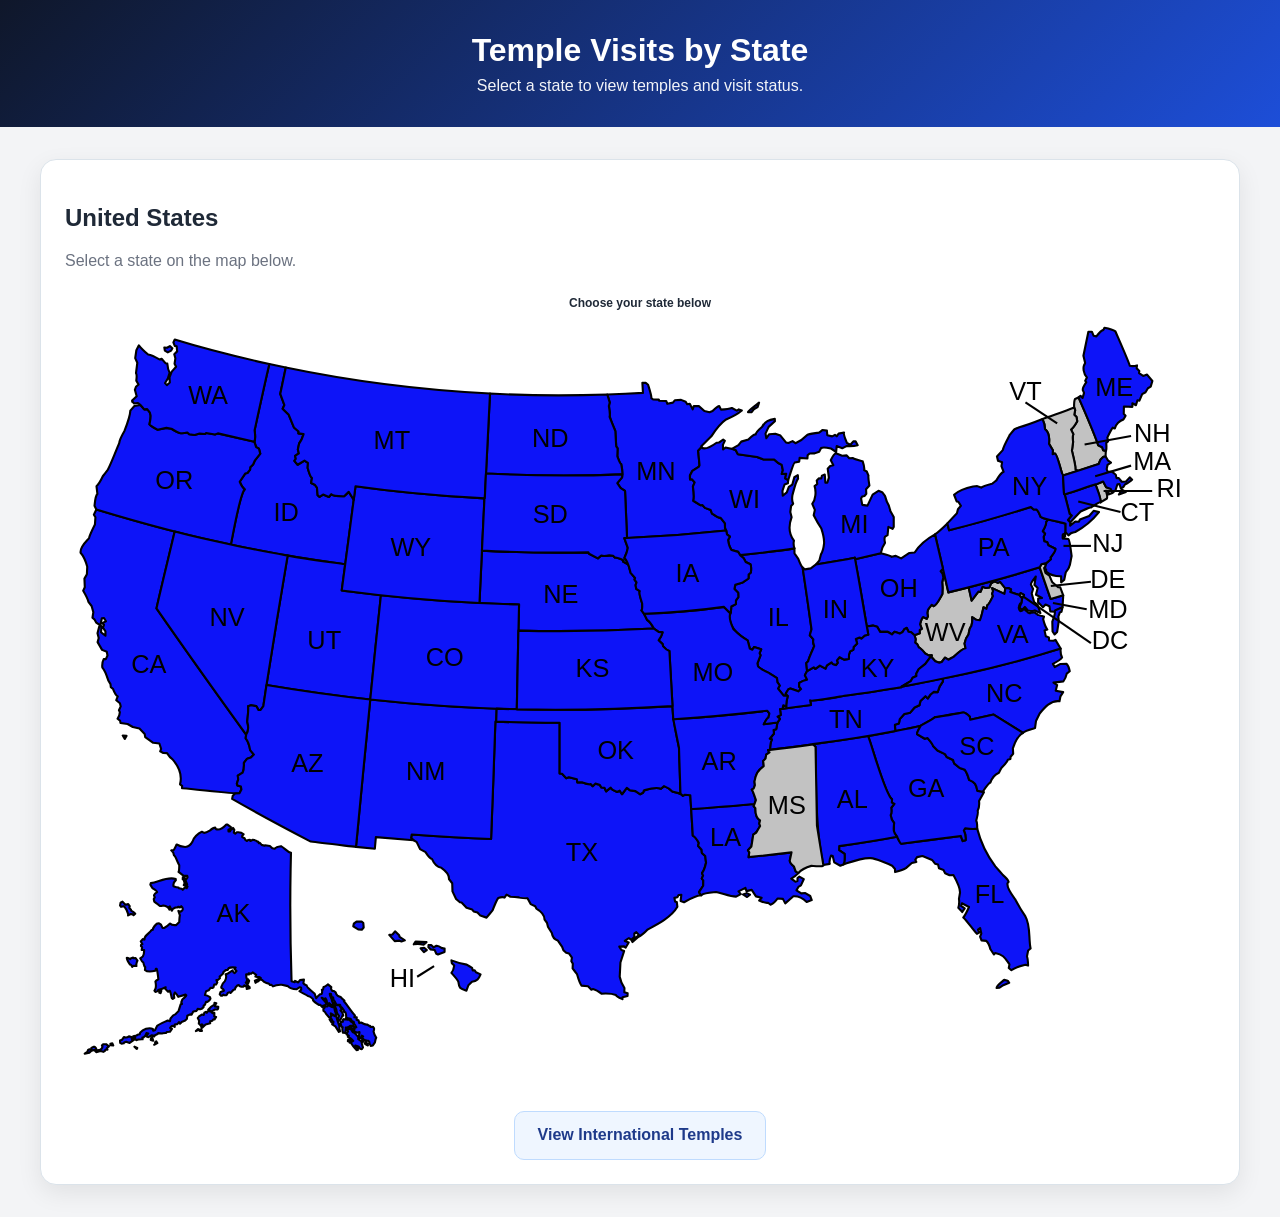
<file: index.html>
<!DOCTYPE html>
<html lang="en">

<head>
    <meta charset="UTF-8" />
    <meta name="viewport" content="width=device-width, initial-scale=1.0" />
    <title>Temple Visits by State</title>
    <link rel="stylesheet" href="styles.css" />
</head>

<body>
    <header class="site-header">
        <h1>Temple Visits by State</h1>
        <p>Select a state to view temples and visit status.</p>
    </header>

    <main class="container">
        <section class="map-section">
            <h2>United States</h2>
            <p class="map-note">
                Select a state on the map below.
            </p>

            <div class="map-wrapper">
                <div id="cmm-usa" class="cmm-usa">
                    <div class="cmm-usa-title"></div>

                    <svg class="cmm-usa-svg" version="1.1" xmlns="http://www.w3.org/2000/svg"
                        xmlns:xlink="http://www.w3.org/1999/xlink" x="0px" y="0px" viewBox="0 0 535 350"
                        preserveAspectRatio="xMidYMid meet">
                        <defs>
                            <filter class="cmm-usa-blur-filter">
                                <feOffset result="shadowState" in="SourceAlpha" dx="1" dy="1"></feOffset>
                                <feGaussianBlur result="blurredState" in="shadowState" stdDeviation="3">
                                </feGaussianBlur>
                            </filter>
                        </defs>

                        <g class="cmm-usa-states">
                            <title>USA Map</title>
                            <desc>An image of the United States, with clickable states.</desc><a
                                class="cmm-usa-state-tx">
                                <title></title>
                                <desc></desc>
                                <path
                                    d="M199.4251251,189.2160797c7.2743378,0.2913666,22.6705017,0.5180817,30.0319824,0.548233v23.984436 l1.1477966,0.1199341l1.9873505,2.1243134l1.2848663-0.4968262l3.7175598,0.942276l0.2227325,1.5418396h2.4498138 c0.832489,0.2917633,2.9932404,1.2310181,3.8717957,0.7366638l0.9593811,1.0450592l1.233429-1.1992493l2.021637,0.4968414 l0.9079285,1.353363l1.4219666,0.1199341l0.7537994,1.7131805l2.1928101-1.781723 c0.411377,1.0396729,2.0942993,1.6600189,3.0151978,2.038681l1.2164001-0.5995636l1.1134949,1.6788788l2.2785339-2.9809113 l1.3876648,1.0621643l2.723999,0.4625397l2.2784424,1.4733582l1.4048157-0.839447l0.2741699-0.9765167 c2.2579956-0.6747284,5.8496399-1.9001617,8.1204224-0.7709503l1.4561768-1.2677307 c1.1098633,0.4246368,3.0715942,1.5834045,3.8203125,2.5185547c1.1283264,0.3187256,4.4321289,0.8593292,5.0197144,2.0898895 l0.9935608-0.4968414l2.5869141,0.1884766c0.2617798,4.1310425,0.9211731,14.8753967,1.1820984,19.1361237 c1.0354309,0.4924011,2.3343811,2.5057373,2.8609619,3.4777374l-0.3939819,1.3020325l1.6788635,1.8845062l0.1542358,1.5418396 l1.5760803,1.4219208l0.394104,3.2036285c-0.2792969,1.2515259-1.0801392,3.8928833-1.9187317,4.8825378l0.513916,1.23349 l-0.6338501,1.3876648l0.7194824,0.8223572l-0.0342712,2.5526123l-2.0043945,3.0323486l1.0108032,1.5075378 c-2.0828857,0.1380615-6.2738647,2.2582397-8.0690613,3.2893372l-1.627533-0.6167297l0.3426514-2.8781738l-1.3020325,0.0856934 l-0.5653687,1.0793152l-1.421875,0.2398071l0.3425598,1.7988281l0.7880859,0.137085l0.2912292,2.3127747 c-2.8308411,4.9264221-9.2406616,8.2242126-14.0994568,10.758728c-0.9596252,1.0215759-3.1555481,2.9177856-4.4371948,3.4946594 c0.0000916,0.0001831-2.7238159,2.4500732-2.7238159,2.4500732l-0.3939819-0.7538147l3.4605408-2.5869141l-1.2677307-1.3362732 l-0.9250793,0.5482483v1.7303162l-1.4562683,1.2848816l-1.1477966-0.719574l-1.9187317,1.2677307l1.8502502,0.7367249 l-1.4734192,2.4840698l-0.7194824-0.6167297l-2.2614136,0.1027832l0.9936523,1.5932617l1.2848816,0.513916l-1.7303162,5.4307861 l-0.3426514,6.7327576c0.2453308,1.4515686,1.4425659,4.0793762,2.2442627,5.3108521l-0.0684814,2.0386963l1.5760803,0.4796753 l-0.0513306,1.23349l-2.3470459,0.6338501l-0.0343018,0.9251404c-0.7138367-0.3313904-2.7796631-1.1704407-3.117981-1.9530334 c-1.5922394-0.6454468-5.1495514-0.7624512-6.8527069-0.6510315c-0.8998413-0.6984558-2.8785553-1.9324341-3.9917297-2.1928406 l-0.7708435,0.2741089l-1.5932312-1.6104126l-3.1008453-0.3083496c-0.8218384-0.9920044-1.7719421-4.2077026-2.1243134-5.4479675 c-0.0001068,0.0000916-2.0729828-2.6724548-2.0729828-2.6724548l0.1027832-2.2956543l-0.7024536-1.0964355l0.2741699-1.6960449 l-1.4048157-2.004425l-1.3020325-0.2912292l-1.3362274-1.2334595l-0.5825195-1.6275635l-2.1071777-2.9980469 c-1.8202209-0.5857544-2.501297-1.7095947-2.7751617-3.5292664c-0.0001678,0.0001526-1.7990875-2.84375-1.7990875-2.84375 l-0.5139313-2.0215149l-1.1306458-1.4562073c0.0334473-2.6547852-1.8124084-4.0428162-3.8889313-5.2594604l-0.5310822-1.1135559 l-2.175766-0.9936218l-1.4732971-2.7582397c-0.6101227-0.052002-3.6165771,0.0467834-4.0602264-0.4283447 c0,0.000061-4.0259094-0.2911377-4.0259094-0.2911377l-1.8331146-0.976532l-0.9765167,1.3705139 c-0.796875-0.3670349-2.1825562-0.0852356-2.9637604,0.1884766c-0.8404083,1.0798645-2.1936646,4.5889587-2.689621,5.8934021 c-0.0000763-0.0000916-2.8439941,3.4091187-2.8439941,3.4091187l-2.9466095-0.9593811l-1.3534851-1.4562073l-1.8159485-0.513916 l-0.7023621-0.9079895l-2.6725464-0.8223267l-2.3470459-2.5012207l-0.7880859-0.1027832l-1.7988129-1.5761414l-1.7131805-3.5976868 l-0.1199341-3.8374939l-1.5589447-2.004425c0.2449188-2.2520752-1.9241486-4.1636963-3.5636139-5.3278503 c-1.9550476-0.3887939-3.6685181-2.3450012-4.4198303-4.1117096c-1.1704712-0.2596588-2.4863892-2.3832245-3.0835876-3.2894897 c-0.0001068,0.0001678-2.6041565-1.4388885-2.6041565-1.4388885l-1.6445923-3.4092102 c-0.7982635-0.2843933-2.0862732-1.1605377-2.5868988-1.8502502l0.2911987-1.6446381 c11.1124268,0.8361511,26.4696655,1.7632599,37.5699005,2.1243286c0.4809875-14.7243958,1.6562042-40.602478,2.038681-55.5753632 L199.4251251,189.2160797z" />
                                <text text-anchor="middle" x="240" y="255">TX</text>
                            </a><a class="cmm-usa-state-wv">
                                <title></title>
                                <desc></desc>
                                <path
                                    d="M410.9507446,116.8687897l2.5526123,11.1527252l9.5938416-2.3812866l1.4047241,6.2702179l3.2207642-4.265831 l0.9936829,0.1713257l0.9765015-2.4669724l1.5247498,0.5824661l1.7645264-0.2398148l0.651001-1.7988663l1.5247498-1.1135483 l1.7988281,0.7195587l1.0621643-0.4796906l2.4498291,3.1350861l-0.4283142,2.5697632l-5.7905273-2.7239456l0.4112549,1.3362732 l-0.4454346,1.3705215l0.4111328,1.0450592c-0.4245605,0.7720184-1.8039551,4.0546722-2.7068481,4.368576l-0.3768311,1.6789246 l-1.4219666-0.7366486c-0.2796631,1.2223969-1.0737915,5.0355377-1.6960449,6.0817413l-1.6789856-0.1541748l-1.9872131-1.23349 c0.1664429,1.0994263-0.074707,3.2091217-0.4113464,4.2657928c-0.8144531,0.6549683-1.1568909,2.9315491-1.2845459,3.8890839 c-0.800293,0.9168701-1.6504822,3.1199493-1.9015503,4.3000031c-0.0001831-0.0001221,0.4623108,2.2441406,0.4623108,2.2441406 c-1.525238,0.1923828-4.5770264,3.0894775-5.6705933,4.0775757c-0.0000305-0.0002136-2.4670105,1.3531952-2.4670105,1.3531952 l-1.5760803-0.9593658l-1.5760803,2.038681l-1.1136169,0.3083649l-1.9015808-0.6681213l-1.8331299-2.0044403l0.1199341-0.805191 l-1.490448,0.0513916l-1.5932312-0.9079742c-0.4972839-0.5393677-2.1864319-2.815033-2.9980469-2.8610229l-0.7709656-1.5589447 l-0.9765015-0.6681671l0.257019-1.6789246l-0.5653992-1.8844452l2.4841309-0.8737335l-0.0171509-1.6103973l0.9936829-0.5310669 l-0.8395386-2.1928711c0.2158813-0.7437134,0.7361755-2.943512,1.421936-3.4091949l1.7646179,0.8908234l0.5310974-1.2334747 c-0.7956238-2.5704803,0.2850647-3.6153717,1.8501587-5.4478912l0.8395386,0.6510162 c1.4788513-0.3079834,3.4768982-4.5903931,4.1629333-5.7221832c0.1638489-1.3926926,0.0873718-4.2365189-0.0686646-5.6361771 c0.0001221,0.0000153,0.5141602-2.2271423,0.5141602-2.2271423l-0.3769531-1.8844528l-0.9079285-1.0450592L410.9507446,116.8687897z " />
                                <text text-anchor="middle" x="412" y="151">WV</text>
                            </a><a class="cmm-usa-state-fl">
                                <title></title>
                                <desc></desc>
                                <path
                                    d="M389.2105713,243.7292938c0.2724609,0.4490662,1.392395,3.1981812,2.0043945,3.272171 c6.3641968-0.8191223,21.999176-2.8395996,28.1645813-3.6833191l0.90802,2.4498291l1.3876648-0.4454498 c0.1026917-1.2250977-0.2769165-3.4675293-0.8565674-4.5570374l0.6338501-1.0450134 c1.3600159,0.2159119,4.3554077,0.5038757,5.6877441,0.1370239c1.5484619,6.0483856,4.8167725,12.9046173,8.6004028,17.8682404 c-0.0003357,0.0001526,3.6316833,4.1460571,3.6316833,4.1460571c0.7629089,0.6381531,2.3074951,2.1976013,2.655426,3.1522217 l-0.5653992,0.7538147c-0.294281,2.5586243,2.3227844,5.7290039,3.7349854,7.6236267 c1.0573425,2.0837402,3.4570923,6.1071167,4.7795715,8.0347595c2.4986572,4.1846008,1.434021,10.5763245,2.4497986,15.1787415 l-1.1650391,0.9593811l-0.5652771,2.8781128c0.4361267,0.7686768,0.5062866,3.3716125,0.5482178,4.2486877l-1.2848816-0.4111328 c-1.7528381,0.4034424-5.1320801,1.6119995-6.6299744,2.6040039l-1.2335205-1.0279236l0.3255005-1.747406 c-2.2280884-3.1068115-2.6786194-4.5118713-6.7327576-5.3622437l-0.6338806,0.7023926l-1.7131653-2.6040039 c-0.2552185-1.1321716-1.0012512-3.0822144-1.9187317-3.8546448l-2.2442627-0.2398682l-0.6510315-1.7987976l0.5653992-1.4390564 l-0.5653992-2.5869141l-0.9936523,0.7194824l0.5653687,1.4733582l-1.0621643,0.5653381 c-2.1028137-2.1454163-4.3197021-5.7150574-6.4586792-7.7949219c0.8527222-0.9143982,2.1795044-3.7786255,2.6896973-4.93396 l-3.3750305-1.747406l-0.3596802,1.2505798l1.6960144,1.1650085l-1.1477966,1.7131653l-1.8674011-1.9701843 c0.300415-1.0645447,0.4826965-3.1587524,0.2910156-4.2486572c0.0001831,0,0.4970703-2.8952637,0.4970703-2.8952637 c0.1718445-2.441925-1.9803467-6.3374939-3.117981-8.3945312l-1.8330994,0.119873l-2.0900269-0.9936218l-0.7709656-1.490448 l-2.141449-0.8051758l-0.4454346-1.815979l-1.4219666-0.394043l-1.4048157-1.7817078l-4.5227051-1.8844604l-2.5869141,0.5653229 l-0.8565979,1.2677307l0.5139465,0.976532l-2.1243286,0.5653839l-2.7924805,2.398407 c-1.0331726,0.6904602-3.9465027,1.5424805-5.1566772,1.8673706l-0.0171509-1.4562073l-1.353363-1.5246887 c-2.4375916-1.3340149-7.4801941-3.3179321-10.2449646-3.6144409c-3.809906-0.2975769-9.2972412,1.8233795-12.8657227,2.9976501 c0.8385925-0.9633789,0.651001-3.8378601,0.5995789-5.0024261l-2.6040649-1.7645721l0.0514526-1.9016418 C368.568512,247.208786,382.5970764,245.0120087,389.2105713,243.7292938z M436.3056946,315.3056946 c0.0365295-1.1504822,2.8528748-3.1696777,3.6147766-3.8374939l1.6618347,0.3768921l0.7195129,0.9936218l-2.8096313,1.1307068 l-1.7473755,1.1649475L436.3056946,315.3056946z" />
                                <text text-anchor="middle" x="433" y="275">FL</text>
                            </a><a class="cmm-usa-state-il">
                                <title></title>
                                <desc></desc>
                                <path
                                    d="M314.8587952,110.3929367c5.893158-0.6434097,20.0837708-2.2598877,25.7662048-3.2207184l0.0171509,2.3984299 l1.7987976,2.5697632c0.3677368,0.9730301,1.3097839,3.4132233,2.072998,4.1115799 c-0.0001221,0.0000229,2.1927795,14.990303,2.1927795,14.990303l2.0043945,14.2536163c0,0-0.8222961,2.7924805-0.8222961,2.7924805 l1.6960449,2.0043793c-0.3701782,0.8275146,0.0891418,2.4008942,0.3939819,3.1865387 c-0.4366455,1.0524445-2.7778625,6.0958405-2.843811,7.1439056l-0.8908997,0.8737335l0.3598022,3.7689972l-1.0450134,1.9358521 l1.0621643,2.1586151c-1.0272827,0.1572571-2.8514709,0.9279938-3.7005005,1.5247498l-0.1199341,1.6788788l0.9765015,1.2163239 l-1.3362122,1.0793152l-3.7347107-1.3362732l-0.9423218,0.3255005l-1.233429,2.072937l0.5653687,0.8908844l-1.5932312,0.0685425 l-2.6383667-3.3407135l0.7881165-1.4390564l-1.1307678-1.6275482l-0.1712646-1.8502045l-3.563446-2.3127899 c-1.1260681-0.568634-4.7374878-2.2035217-5.4135742-3.3064117l-0.2741699-1.370575l1.4562683-3.8374939l-0.4454651-1.0107574 l0.7709656-1.7988129l-3.3921509-1.0793152l-0.8051453,1.2505951l-1.1820984-0.5139313l-1.0450134-3.9402924 c-4.4965515-2.7424469-8.3095398-5.6849823-8.6342163-11.3756256c0.5573425-1.04776,0.8832703-3.4820709,0.9249268-4.6596985 l2.1586304-1.1135559l0.0341797-1.7303162l1.1136169-1.5418549l-0.0684814-2.1243134l-1.7646179-1.7474747l0.3939819-2.038681 l3.563446-1.0450134l2.7068176-1.8844986l0.0513611-1.8502045l1.0621643-0.9765244 c0.1010132-0.9328766,0.2324219-3.0505371-0.2227478-3.9060364l-2.2270813-1.0964508l-1.0107117-1.8673553L314.8587952,110.3929367z " />
                                <text text-anchor="middle" x="333" y="144">IL</text>
                            </a><a class="cmm-usa-state-mn">
                                <title></title>
                                <desc></desc>
                                <path
                                    d="M252.0367279,34.3280296c3.9474945-0.1361427,12.8573456-0.5757866,16.8748322-0.7880478l-0.2913208-4.779768 l1.5932312,0.0685406l1.1136169,0.8737354c0.2578125,0.9589787,1.7673035,5.3837986,1.5419006,6.3216152l0.8565674,0.6852608 l2.6896057,0.0513916l0.2056885,0.5482292l3.2892456,0.0684891l0.5310974,1.3705711l2.6382446-0.5824738l0.8908691-1.0964546 l2.9809265-0.205574l2.1929016,0.8565865l0.7023621,1.1992416l1.2163696-0.2398682l1.3876953,2.6896973l0.513916-1.5761452 l2.3983765,0.0342979l2.6383667,2.3127441l2.4155273,0.5653763l1.4391174-0.5824738 c0.6066589-0.5853386,2.2269897-2.3078804,3.1521606-2.3127937l0.8395691,1.6789284 c1.2522583-0.0718803,3.9893799-0.3609276,5.1565552-0.7880974l2.3470459,1.2677841l0.9251709-0.5825272l1.4219666,0.5311317 c-1.5752563,1.3802719-5.4784851,3.4167519-7.4182129,4.2312965c-2.5171204,1.7233734-5.3517456,5.4793739-7.0067749,8.0007668 c0-0.0000267-4.7625732,4.7112007-4.7625732,4.7112007l0.7709351,0.9422226l-0.6853027-0.4625359l-1.55896,1.5932388 l0.6509094,6.9212341l-0.4111328,0.7709503l-2.9637451,1.8159637l-1.1649475,2.2784958l0.0343018,1.7817154h0.9593506 l1.233429,1.4562073l-0.8222656,2.0043869c0.2882385,1.8144455,0.7434387,4.8676376,0.1884155,6.6642685l3.4948425,2.1585693 l0.7709351-0.1198883l1.2505798,1.3362732l2.7068481,1.0450134l0.6338806,1.627533 c0.7943726,0.5217667,3.0636597,2.2557068,4.0945129,2.0557785l2.0558167,2.6211548 c-0.0969849,0.991127,0.0006714,2.5012436,0.582428,3.3578568c-14.972229,1.6347122-31.9122314,2.9171066-46.9580688,3.563385 l-0.9593506-22.3226547l-2.0386963-1.2848816l-1.627533-2.3470383l2.2614136-2.7582397 c0.2792358-1.8149796-0.0176697-4.5484695-0.4283142-6.3387146c-0.6681824-0.1758881-1.5633545-3.1129761-1.8159485-3.649128 c0,0.000061,0.137085-3.7689438,0.137085-3.7689438l-0.6681519-0.890831l-0.4111633-7.2295952 c-0.4008331-1.2632446-3.3636017-7.1544647-2.5524597-8.4630394c-0.218399-1.1677094-0.722641-3.9631882-0.0858917-5.071022 L252.0367279,34.3280296z" />
                                <text text-anchor="middle" x="275" y="75">MN</text>
                            </a><a class="cmm-usa-state-md">
                                <title></title>
                                <desc></desc>
                                <path
                                    d="M440.4687195,126.1541595l-2.4498291-3.1350861l-1.0621643,0.4796906l-1.7988281-0.7195587 l-1.5247498,1.1135483l-0.651001,1.7988663l-1.7645264,0.2398148l-1.5247498-0.5824661l-0.9765015,2.4669724l-0.9936829-0.1713257 l-3.2207642,4.265831l-1.4047241-6.2702179c10.0081787-2.6111603,23.7706299-6.3810959,33.6466675-9.4738464l5.1738281,14.9388733 l5.961792-1.7303162l-0.3255005,5.6534424l-3.4263611,1.4904633l-0.2740479,0.6510162l-2.1071777-0.1541901l-0.4112549-2.4669647 l-1.8330078-0.7880554l-1.2163696,1.2848816l-2.3128662-2.329895l0.0343018-1.7817078l1.8331299-0.2912598l-2.8781433-1.524704 l0.8222961-3.2036209l-1.5417786-1.4562073l0.6338501-3.9745789c-0.4969482,0.6902313-2.4086914,2.8957825-2.2956848,3.8203964 l1.0450134,2.0900726l-0.6680603,2.1414642l1.1306458,4.0088196l1.6446838,1.3705292l1.3362122,3.8717804l-2.6382446-1.23349 c-0.8348083,0.1929474-2.5270386,0.3630371-3.3235779-0.0342865l-1.3876648-1.6103363l-1.490448,1.5418396l-1.0108032-1.3020325 l0.8565674-2.2270966c0.0515442-1.0267639,0.5477905-2.885376,1.1992493-3.70047l-1.5419006-0.8908844l-0.5310669,0.9422913 l-4.4199219-1.4904633l0.3940125-1.1306992l-1.2848816-0.7024078L440.4687195,126.1541595z" />
                                <text text-anchor="middle" x="489" y="140" class="cmm-usa-outer-label">MD</text>
                            </a><a class="cmm-usa-state-ri">
                                <title></title>
                                <desc></desc>
                                <path
                                    d="M483.2295532,77.0031967l3.5291443-1.439064l1.4391174,2.6554031l2.1756592,0.7880936l0.7880859,1.9016037 l-1.9015808,0.7366486l0.0856323-1.7474213l-1.3363342-0.0171432c0.3284912,0.8681488,0.8935547,2.7630844,0.5653992,3.6833649 l-3.0494995,1.8159561C486.230835,84.4808884,483.4637451,77.9589005,483.2295532,77.0031967z" />
                                <text text-anchor="middle" x="518" y="83" class="cmm-usa-outer-label">RI</text>
                            </a><a class="cmm-usa-state-id">
                                <title></title>
                                <desc></desc>
                                <path
                                    d="M84.9337845,56.7363701c0.4803848-1.2456055,0.289032-4.1598473,0.1025696-5.465065 c1.5172577-6.9910011,5.3554916-24.6079502,6.9727936-31.3510761l7.7949753,1.6446857l-2.6211548,12.4889984l1.9529953,5.2766075 l-0.8222961,1.7474174l2.8952713,2.8610229l2.4326782,5.9789581l2.2271042,1.9530449l-0.1027832,0.8565865l2.4669724,0.3426056 c-0.3437576,1.2111397-1.3627396,3.4408836-2.1073303,4.4541893c0.0001602,0.0000725-0.6166077,2.8610954-0.6166077,2.8610954 l0.4796829,1.8673515l-1.781662,1.1649475l0.3254547,1.3705215l-0.685257,0.942276l1.5589905,1.8673477l3.2379227-1.9358902 l1.6446381,0.9936142l-0.137085,2.4498825c0.310257,0.9822998,1.0551758,4.1698303,2.038681,4.7283249l-0.4111481,2.3813324 l1.7131729,0.8223419l1.0621643,1.3533707l0.3083572,3.5805283l0.9251251,0.8394928l1.6617813-1.1136093l2.7753372,1.1650009 l1.0964584-1.3534241c1.0156097,1.0202637,4.8102875,0.9275055,6.1160431,0.9765244l2.1585617-2.0558319l2.3641815,3.7518539 c-0.8116913,6.1981354-3.2195435,24.6355057-4.0430603,30.5287704c-17.4053345-2.3119812-37.0278549-5.5837708-54.15345-9.3882065 c0.8291016-3.2134552,4.2313461-23.9494934,6.5785751-26.0745087c-0.8848953-0.6303253-1.9501266-2.6171341-2.3641891-3.5976791 l2.6040649-3.8888855l1.0450058-0.2741165l1.2677841-1.6274796l0.08564-1.1136093l1.3362732-1.284874l0.890831-1.987236 l2.5183716-3.1351395l-0.6509628-2.3812866l-1.3191833-0.7537994L84.9337845,56.7363701z" />
                                <text text-anchor="middle" x="100" y="94">ID</text>
                            </a><a class="cmm-usa-state-nh">
                                <title></title>
                                <desc></desc>
                                <path
                                    d="M473.0533142,40.4440727c-0.0466614-0.9710999-0.0253296-3.1239281,0.4111328-4.0088234l1.6618347-0.7195549 c2.4964294,5.6799774,7.3022461,16.7546692,9.336731,22.682457l1.8502502,0.9079819l0.4454346,1.3533707l1.2848816,0.3940468 l-0.137085,2.5869102l-0.9935608,0.205574l-1.4391174,1.4048119l-0.8222961,1.9872894l-9.9535217,3.2550201l-1.0279846-0.7024078 c0.2187195-1.4764404-1.3308411-7.3103867-1.6789551-8.8228149c0.0000916-0.0000191,0.5654602-4.1801682,0.5654602-4.1801682 c-0.1265259-0.8656883-0.3150024-2.876812,0.1198425-3.6833153l-1.096344-2.1414642 c0.9343872-0.7281761,2.3516541-2.9420738,2.9294434-3.9745789l-0.3255005-1.9701385l-1.0621643-1.0964546l0.4111633-2.2442551 L473.0533142,40.4440727z" />
                                <text text-anchor="middle" x="510" y="57" class="cmm-usa-outer-label">NH</text>
                            </a><a class="cmm-usa-state-nc">
                                <title></title>
                                <desc></desc>
                                <path
                                    d="M410.7623291,168.760788c18.0994568-3.1034393,38.3350525-8.7991943,55.883728-14.1507874 c-0.087616,1.1140594,0.1584167,3.2164307,0.6852112,4.2144012c-0.6789856,1.045166-3.264801,2.4725037-4.3514404,3.0322876 l0.8908997,1.5076141l2.7067261-1.4733124l2.861084-0.102829c0.7530212,0.7062836,1.3588867,2.5920715,1.5246582,3.5805664 l-1.421875,1.1135559c-0.2150269,1.0078888-0.9403687,2.874649-1.6103821,3.6661682l-4.6598816,0.5996246l1.7303162,1.1306915 l-0.6852112,2.7068024l3.5291443,0.6339111l-1.2848816,2.0043793l-0.4454346,2.3299561 c-4.0292969-0.6085205-7.1206665,3.0128174-9.3881531,5.8078461c-0.0001221-0.0002136-1.7474976,3.5460663-1.7474976,3.5460663 l-0.4454346,3.3578033c-1.2079163,0.35495-4.9168091,1.2500916-5.7220459,2.2956543l-13.8595276-8.7200623l-11.1356201,2.4841309 l-0.137085-1.4390564c-0.668335-0.6227264-2.113739-2.0880432-3.1352234-1.9870758 c-1.6044922,0.2590332-12.0357666,2.1451111-13.3969421,2.1754913c-0.456543,0.6476288-5.9411926,3.5909729-6.7156372,4.0602112 c-2.8644104,0.7640991-9.1052551,2.0108948-12.0606995,2.5355225l-0.1884155-2.9466553l1.9187622-0.6852722l0.3768311-2.0215302 l2.1586304-2.4155731l2.7924805-0.6338654l2.0729675-2.4327393l2.3127441-1.062149l0.4625854-2.0044403l2.3812256-2.2956543 l1.0964661,1.0621643c0.475647-1.0715332,1.8278198-2.5013123,2.8267822-3.1008453l1.8501587,0.1027985 c0.2496948-1.4366608,1.5479736-3.9013672,2.4499207-5.0367432L410.7623291,168.760788z" />
                                <text text-anchor="middle" x="440" y="180">NC</text>
                            </a><a class="cmm-usa-state-vt">
                                <title></title>
                                <desc></desc>
                                <path
                                    d="M458.0630493,45.9262505c4.3259888-1.6441612,10.7016907-3.6460266,14.9902649-5.4821777l0.4796448,1.2334862 l-0.4111633,2.2442551l1.0621643,1.0964546l0.3255005,1.9701385c-0.5827332,1.0395508-1.9906006,3.2402954-2.9294434,3.9745789 l1.096344,2.1414642c-0.4345703,0.8057289-0.2467957,2.8134918-0.1196594,3.6833649 c-0.0001831-0.0000496-0.5655518,4.1800995-0.5655518,4.1800995c0.3539124,1.5357704,1.891571,7.3118935,1.6788635,8.822834 l1.0279846,0.7024078l-6.9212952,2.1928635c-0.989563-1.5581894-2.2986145-9.1541367-3.8031921-10.3818321l-1.0964661,0.2569656 l0.1027832-1.8331108l-1.8159485-3.032299c0.2533569-2.395771,0.1903992-5.3172836-1.8844604-6.9554787 C459.2523499,49.4607925,458.6156311,47.0785904,458.0630493,45.9262505z" />
                                <text text-anchor="middle" x="450" y="37" class="cmm-usa-outer-label">VT</text>
                            </a><a class="cmm-usa-state-ct">
                                <title></title>
                                <desc></desc>
                                <path
                                    d="M468.5819397,81.6630325c2.6190186-0.7642059,11.8385925-3.9057159,14.5791321-4.8311615 c0.2874756,1.1214981,3.0401611,7.4490738,2.3641052,8.5487671c-0.6365051-0.3343353-3.7961121,2.0728073-4.3171387,2.3470459 c-0.3064575-0.3522949-4.6021118,1.7733002-4.9682312,1.884491c-0.0000305,0.0000076-5.053894,5.2765579-5.053894,5.2765579 l-1.0621643-1.1820908l1.7303162-2.0729294l-0.9250793-0.7709427L468.5819397,81.6630325z" />
                                <text text-anchor="middle" x="503" y="94" class="cmm-usa-outer-label">CT</text>
                            </a><a class="cmm-usa-state-de">
                                <title></title>
                                <desc></desc>
                                <path
                                    d="M456.743866,116.1663818l0.7709351-1.5076065l2.329895-0.4968338l-0.4454346,1.7131729l-0.582428,0.5824738 l0.6338806,2.2956467l1.8844299,1.3534241l1.2678528,2.9638062l2.7410278,2.4326782l1.1136169,0.1027908l1.4218445,3.7690048 l-5.961792,1.7303162L456.743866,116.1663818z" />
                                <text text-anchor="middle" x="489" y="126" class="cmm-usa-outer-label">DE</text>
                            </a><a class="cmm-usa-state-nm">
                                <title></title>
                                <desc></desc>
                                <path
                                    d="M199.6307983,183.0315552l-0.2056732,6.1845245l-0.3939972-0.0171356 c-0.3863068,15.0779419-1.5542297,40.7565613-2.038681,55.5753632c-11.0872803-0.3603058-26.4729462-1.2891083-37.5699005-2.1243286 l-0.2911987,1.6446381l1.0792999,1.0964508l-17.7656555-1.5247498l-0.4796906,5.5335693l-8.9256134-0.8737335 c1.6108704-17.2665405,5.0233002-52.4378815,6.7499084-69.7775421 C158.6772461,180.7346497,180.6569672,182.5529938,199.6307983,183.0315552z" />
                                <text text-anchor="middle" x="166" y="217">NM</text>
                            </a><a class="cmm-usa-state-ca">
                                <title></title>
                                <desc></desc>
                                <path
                                    d="M10.1023111,88.7726898C21.5784893,92.2194519,35.5510521,96.2388,47.1925163,99.2230606 c-2.2801781,9.8792419-6.4360695,26.553894-8.6172638,36.4049454c12.2596474,17.673111,29.8033791,42.2612762,42.4524498,59.7726593 l-0.2226715,1.7131805c1.0188675,1.1692963,1.8738708,4.0495148,2.1240616,5.5507812 c0.0002594-0.0001221,1.7648239,2.158493,1.7648239,2.158493l-1.4219131,1.3876801l-1.7645645,0.5310669l-1.5419006,2.038681 c0.0557709,1.1406555-0.028923,3.5564728-0.5995636,4.5741577l-2.2785568,1.4219513l0.1884766,1.7645721l-0.6510086,2.0557709 l0.2741089,0.8052063l1.6446304,0.5482178l0.2569656,1.4048157l-0.9422226,1.7303314 c-1.0399323,0.6030884-25.6812553-2.3201752-27.1880608-2.3128052l0.0513954-1.1478424l-0.9936714-0.7537994 c1.1829491-4.6027222-0.535244-8.3625641-3.5294685-11.7865448c-0.843605-0.5400696-2.1081963-2.120224-2.6379662-2.9638672 l-1.7645683-0.0513916l-1.4562073-0.805191l0.4282913-1.1649475l-0.8222885-2.5526581l-2.929512-0.3255157l-3.7690048-2.723938 l-0.2569656-1.4219055L30.506218,192.45401l-3.1350842-0.7024078l-2.4841232-1.4219666l-3.3406582-0.4967804l-0.1884766-1.0107727 l-1.1820946-1.0450592c0.5851746-0.6535492,1.0003815-2.2294769,1.0621605-3.0836945l-0.4282932-0.9079742l0.839489-1.7988586 l-0.3768997-1.5076141l-1.7303219-1.4219055l0.7024078-1.8159637c-0.9991245-0.5247345-1.8899593-2.5923309-2.2614021-3.5805206 l-1.027916-0.7537994l-0.1541786-1.4562073l-0.9593735-1.5761414c-0.4895487-1.4986267-1.7673759-5.2248077-2.9124165-6.3387146 c-0.099206-1.0461578,0.1521235-2.988266,0.6510143-3.9231873l1.010767-0.0171509l0.7880974-1.6788788l-0.3255072-1.747467 l-2.2442541-0.9250793l-2.1072226-3.6833038l0.5310802-1.9701996l-0.5824728-2.2613525l0.8223419-3.1351318l1.0964041-0.0856323 l-0.2398176,2.7753296l2.0900745,1.6617737v-2.0729218l-1.2163906-1.8331146l0.5310793-1.2677765l-0.8394384-0.8051453 l1.7474184-0.9080353l-0.90798-1.5418396l-1.0278625,0.1713257l-0.7195559,3.3749542l-1.935895-1.3362732 c-0.3129473-0.7797546-0.9724655-1.9276428-1.7816629-2.295639l0.4111452-2.6383057l-0.8223429-2.9295197l-1.5076013-1.9358978 c-0.1795859-1.3137665-1.7959404-4.1838074-2.4669745-5.3279419l0.7538006-1.5932846l-0.1712756-4.1116104l1.1649456-2.0557785 l0.1713281-3.5976715c-0.4968605-1.7669373-1.9151223-5.2051926-3.1522861-6.5785828 c-0.3467846-2.666832,2.3521872-5.0619125,3.9748187-6.8356018c0.2674379-1.4550552,2.132071-5.1762543,2.8095145-6.5272141 c-0.0001268,0.0000305,0.2396898-3.4605637,0.2396898-3.4605637l-0.7366514-1.1992416L10.1023111,88.7726898z M22.5913639,195.7946625l1.798811,0.1541901l-0.8222904,1.4391022L22.5913639,195.7946625z" />
                                <text text-anchor="middle" x="35" y="166">CA</text>
                            </a><a class="cmm-usa-state-nj">
                                <title></title>
                                <desc></desc>
                                <path
                                    d="M460.7012939,93.4325256l8.2918091,2.038681v4.1116104 c-0.02771-0.0002747-0.1159973,0.0059586-0.137085-0.0170975l-0.2055664,0.5824738l-0.9422302,0.5824738l-0.0171509,1.7131729 l2.6382446,0.3255081c0.7578735,0.6492004,1.3382568,7.072403,1.5247192,8.051918 c0.0000305-0.0000305-0.8051147,4.1116257-0.8051147,4.1116257c-0.1886597,1.0400772-1.3251038,2.8249893-1.9875183,3.6318665 c0.0001831,0.0000534-0.7364807,3.5634308-0.7364807,3.5634308l-1.4389954,1.1306992v-2.8609695 c-2.4431152,0.068161-5.2056274-0.6250916-7.1268616-2.1928558l0.1199341-0.0856934l0,0l0,0 c-0.0212708-0.014946-0.0301819-0.0535965-0.0514526-0.0685425c0.0041809-0.0191498-0.0057678-0.0529251-0.0170288-0.0684891l0,0 c0.012146-0.0865555-0.0306091-0.1733322-0.0343018-0.2569656l-0.0171509-0.0171509v-0.0171432h-0.0343018v-0.1713333 l0.0171509-0.0170898l0,0c0.002655-0.0120316,0.020752-0.0744476,0.0171509-0.0856934l0.0171509-0.0170975 c0-0.0221329,0-0.0814667,0-0.1027832l0,0c0-0.0080414,0-0.0262604,0-0.0343018h0.0171509 c-0.023468-0.0351715-0.0279846-0.1018524-0.0514526-0.1370239h-0.0171509v-0.0171509 c-0.0663452,0.0100403-0.1464844-0.0381317-0.2055664-0.0513916l-0.0170593-0.0171509 c-0.0135498-0.0055695-0.043396-0.0214844-0.0514221-0.0342484c-0.0376892,0.0132599-0.1226196-0.0347443-0.1542358-0.0513916l0,0 c0.0157776-0.2359619,0.0485229-0.8425217,0.1199341-1.0621567l-0.0171509-0.0171509l0.4454346-1.7131729l2.1929321-1.8502045 l-0.188446-0.7195587c0.5456848-0.7987213,2.5858154-3.1499786,2.3127441-4.2315369l-3.3235474-1.6446381l-0.4967957-1.4219589 l-1.4391174-0.4967804l-0.3255005-2.0558319l0.7024536-1.4733047l-1.0964355-1.1992416 c0.4699707-0.9053574,1.8625183-3.3321991,1.5760803-4.4028702L460.7012939,93.4325256z" />
                                <text text-anchor="middle" x="489" y="109" class="cmm-usa-outer-label">NJ</text>
                            </a><a class="cmm-usa-state-wi">
                                <title></title>
                                <desc></desc>
                                <path
                                    d="M297.2817078,59.8029137c2.1964417,0.4064674,4.7882996-1.4125328,6.4585876-2.6382484l1.0964661-0.0856895 l2.0386963-1.4390602l0.7880859,0.6510162l-0.9080505,1.8844986l0.0856628,2.141468l1.1820984-0.9079781 c1.1471863,0.2274284,3.6947021,0.807476,4.7626648,1.2334862l1.0621643,1.935894l9.0626526,1.3019791l2.8439026,1.14785 l5.2423096,0.1027832c0.7743835,0.7940445,2.5068665,2.1160355,3.5804749,2.4326782l0.5653992,2.5869064l-0.5310974,1.7988663 l2.0900269-0.0342941l-0.445343,2.1243668l1.4047241,0.8222961l-0.1369934,1.5075989l-1.5761719,0.5653229l-0.9935913,3.0494461 l0.1369934,2.2614059l1.9017029-1.5760956l0.976532-2.6211548l1.6445618-1.0964508l0.9422302-3.4605942l1.6618347-0.9593735 l0.1199341,1.6617813c-0.9877319,0.9835892-2.2588196,6.3493958-2.6553345,7.6921997 c-0.1722717,1.0731125-0.1871948,3.1342392,0.3254395,4.1286926l-0.976532,1.0963974l-0.3769531,2.8952713l0.6338806,2.4155807 c-1.3749695,3.6887894-1.3822632,7.8703003,1.0964661,11.101387c-0.2241821,0.9471588-0.0853271,2.7350082,0.2398682,3.6490707 c-5.6285706,0.9540863-19.9317627,2.5845337-25.7662048,3.2207184l-0.8907776-1.5589371l-3.1180115-0.8565903 c-0.7965088-1.0454865-1.4930725-3.4889603-1.6446838-4.7797699l0.8908997-1.5932388l-1.4219666-1.027916 c-0.0935669-0.8531799-0.5011902-2.4993896-0.9423523-3.2378769c0.0001221-0.0000458,0.0172729-1.9873352,0.0172729-1.9873352 l-2.0558167-2.6211548c-1.0210266,0.2051315-3.3118896-1.540535-4.0945129-2.0557785l-0.6338806-1.627533l-2.7068481-1.0450134 l-1.2505798-1.3362732l-0.7709351,0.1198883l-3.4948425-2.1585693c0.5550232-1.7966385,0.0997925-4.8498383-0.1884155-6.6642685 l0.8222656-2.0043869l-1.233429-1.4562073h-0.9593506l-0.0343018-1.7817154l1.1649475-2.2784958l2.9637451-1.8159637 l0.4111328-0.7709503l-0.6509094-6.9212341l1.55896-1.5932388L297.2817078,59.8029137z" />
                                <text text-anchor="middle" x="317" y="88">WI</text>
                            </a><a class="cmm-usa-state-or">
                                <title></title>
                                <desc></desc>
                                <path
                                    d="M30.9859047,39.3133698l1.7645683,2.038681l1.4733543-0.0856361 c2.4003754,2.2414551,1.4945984,4.4356422,1.027916,7.2124481c0.2370224,0.649147,3.3047562,2.1974831,3.8717384,2.5526123 l4.1629982-0.8908348l2.3641891,0.4111481c3.0780678,1.7968826,3.7869034,2.6209755,7.5208588,1.7817154l0.9251289,0.8394356 l2.5354614,0.3255081l2.3470421-0.6681099l2.5526657,0.2227211l0.5310783-0.4797401l4.2315445,0.6853142l1.353363-0.5310822 l17.2859726,4.0088196l0.8222885,2.4669762l1.3191833,0.7537994l0.6509628,2.3812866l-2.5183716,3.1351395l-0.890831,1.987236 l-1.3362732,1.284874l-0.08564,1.1136093l-1.2677841,1.6274796l-1.0450058,0.2741165l-2.6040649,3.8888855 c0.417511,0.9862823,1.4763412,2.9626236,2.3641891,3.5976791c-2.3159561,2.029068-5.7794952,22.9739761-6.5785751,26.0745087 c-20.8817101-4.2281265-43.3171005-10.3892365-63.6615524-16.5492706l-0.8565874-1.781662 c0.1372566-1.2591705,0.3405313-4.6910477,1.3534222-5.6192093l-0.4282932-3.6319733 c0.9872398-0.8830032,2.4308548-3.5110245,2.9979153-4.711319c0.0001383,0.0000916,2.3129339-3.0322037,2.3129339-3.0322037 c1.1469297-1.7989807,4.6044436-10.6518593,5.4820719-12.7802544c0.122942-1.4263229,1.7359161-4.3923836,2.4501343-5.6192322 c0.8300591-2.1287231,2.7158546-7.3670425,2.7922268-9.6451645l1.9187984-2.1757126L30.9859047,39.3133698z" />
                                <text text-anchor="middle" x="47" y="79">OR</text>
                            </a><a class="cmm-usa-state-ne">
                                <title></title>
                                <desc></desc>
                                <path
                                    d="M192.6753235,108.2514725c15.690506,0.8343201,34.6929932,1.0957184,50.4186859,0.8223419l0.291214,0.6338654 l4.1801453,2.2100067l1.6103973-1.3705139c0.8469543,0.4159393,2.8850098,0.108223,3.7690582-0.068718 c-0.000061,0.0001755,1.8330536,0.1885986,1.8330536,0.1885986l0.8222809,0.8908844 c0.9914246-0.2107086,3.2329407,0.8999786,4.0945129,1.3191223l-0.2055664,0.5653763l2.5011597,1.3533707l1.0793152,3.9917221 l2.1071777,2.3984375l-0.2740784,0.7708969l0.9593811,1.3363266l-0.4454346,1.2505798l0.2911987,1.8159637l1.6961365,1.0793076 c-0.7093811,0.9205017,0.8807983,4.8590088,1.1135864,5.8078003c-0.0054321,0.626358,0.2467957,2.8223114-0.325592,3.2891541 c0.8462524,0.8833771,2.1640625,3.4066467,2.6896057,4.5228882c1.1496887,0.5425568,2.615387,3.0102234,3.2037048,4.0772705 c-20.0764008,1.0692902-44.068161,1.4917603-64.1583862,0.9764709l0.3084717-12.3862152 c-4.6284027-0.1041565-14.0914154-0.4630432-18.7421265-0.685318L192.6753235,108.2514725z" />
                                <text text-anchor="middle" x="230" y="133">NE</text>
                            </a><a class="cmm-usa-state-pa">
                                <title></title>
                                <desc></desc>
                                <path
                                    d="M407.1646118,100.5764847c1.5188904-1.1454773,4.4921265-3.8731918,5.8591309-5.2252121l0.8222961,3.2893219 c12.1532288-3.077301,26.7311096-7.27668,38.700531-11.0499954l1.1820984,1.1136017l1.5247498,0.08564 c0.7962646,0.4792175,1.6038208,2.6407394,1.9187317,3.4605942c0.7892761,0.5567551,2.5760498,1.0757523,3.5291443,1.1820908 l-0.9422302,1.23349c0.2901611,1.0609207-1.1108398,3.5091476-1.5760803,4.4028702l1.0964355,1.1992416l-0.7024536,1.4733047 l0.3255005,2.0558319l1.4391174,0.4967804l0.4967957,1.4219589l3.3235474,1.6446381 c0.2926941,1.044281-1.7887878,3.4640427-2.3127441,4.2315369l0.188446,0.7195587l-2.1929321,1.8502045l-2.329895,0.4968338 l-0.7709351,1.5076065c-13.3976135,4.1502914-29.6268616,8.5447998-43.240509,11.8551331 C412.0328064,121.5316544,408.7017212,107.1648636,407.1646118,100.5764847z" />
                                <text text-anchor="middle" x="435" y="111">PA</text>
                            </a><a class="cmm-usa-state-wa">
                                <title></title>
                                <desc></desc>
                                <path
                                    d="M92.0091476,19.920229c-1.6007843,6.6683731-5.4704132,24.4248753-6.9725647,31.351244 c0.1895981,1.2966614,0.3762817,4.2185898-0.1027985,5.4648972l-17.2859726-4.0088196l-1.353363,0.5310822l-4.2315445-0.6853142 l-0.5310783,0.4797401l-2.5526657-0.2227211l-2.3470421,0.6681099l-2.5354614-0.3255081l-0.9251289-0.8394356 c-3.7489967,0.8399544-4.4385681,0.0134659-7.5208321-1.7819862c-0.0000267,0.0002708-2.3642159-0.4108772-2.3642159-0.4108772 l-4.1629982,0.8908348c-0.5835724-0.3656998-3.6205788-1.8941612-3.8717384-2.5526123 c0.4686279-2.7872734,1.3710976-4.9690971-1.027916-7.2124481l-1.4733543,0.0856361 c-0.6343727-0.7951431-2.1448231-2.5106277-3.049448-2.9809036l-1.6960258,0.2055702l-0.8394394-0.9422226l-0.0685406,0.1541786 l-0.0513935-0.5824738l2.1585636-2.0900726l-0.8565865-3.0152054l0.5139828-1.4390583l1.1991901-1.0964565l-1.0450115-1.8159599 c0.0897655-0.7801476,0.4269485-2.8266907-0.1371956-3.4947968c0.0001659-0.0000935,0.6168823-4.9511375,0.6168823-4.9511375 l-0.9936161-2.1928616l0.5481758-3.7347059l1.1992416-2.3299437c0.8985462,1.1857605,3.2259178,3.3919344,4.3686676,4.3685617 c1.399086,0.2362318,4.3019524,1.67488,5.5506248,2.3641996l0.8394394-0.3939972l1.8159599,2.1071701l0.8737335,0.1713276 c0.0870438,1.1386509,0.5441551,3.3733749,1.1135521,4.3686256c-0.2983551,1.3524723-1.3079987,3.8319607-2.1757126,4.9167995 l0.8565865,0.9250774l1.3876686-1.2163391l-0.1199341-2.4498253l1.0450096-2.7067928l2.0558319-2.3127956l-0.7195587-1.4562073 l0.3768997-2.5183678l-0.5139313-1.9701395l1.3534241-1.3362741l-0.2227211-2.3813362l-0.890831-0.2227211L46.575798,9.6411858 l0.6510124-1.3362732C60.9584999,12.5399914,77.9732132,16.7778625,92.0091476,19.920229z M42.2928619,12.125309 l1.2848816,0.0685415l1.3534203-0.8051939l1.1649475,1.027915l-0.5653229,1.1306486l-1.5932922,0.8565874l-1.3876686-0.8394384 L42.2928619,12.125309z" />
                                <text text-anchor="middle" x="63" y="39">WA</text>
                            </a><a class="cmm-usa-state-la">
                                <title></title>
                                <desc></desc>
                                <path
                                    d="M321.7114868,228.1907959l-0.3940125,1.062149l0.8052673,0.8908844 c-0.0525208,1.9675598,0.4151917,4.7230988,2.2099609,5.8761749l-0.3769531,1.4219208l0.4112244,1.1820831 c-0.6463013,1.1511536-1.8644409,3.5743103-3.237915,4.0431213l-0.8737183,5.6192169l-1.6446838,1.7817078l0.6338501,1.0278625 l-0.3255005,2.2613983c5.039978-0.4848633,15.2711792-1.6260223,20.3183289-2.2442474l-0.839447,3.957428 c0.0418701,0.9459229,1.3505554,2.1748352,2.0045471,2.7409973c-0.0001526,0.0000916,0.8049622,2.3128967,0.8049622,2.3128967 l1.2507019,0.8051758c-0.7227478,0.8118591-2.3832703,2.1061096-3.3578491,2.586853l1.9530334,1.4562073l0.9935608-0.2741089 l0.0343018-1.4219055l0.8737488-0.6681519l2.0729675,1.1992188l-1.3363342,2.9466858l-1.1992493,0.7194824l-0.9079285,1.5761414 l2.2785645,1.4733276l1.9015808-0.1542053l2.3127441,1.3876953l0.7366638,1.9187927l-2.3983765,0.907959 c-1.853241-1.7299805-3.6550293-2.8968506-6.3044739-2.6725464l-3.8546448,3.3406677l-1.0964355-2.1243286l-2.4498291-0.2055664 c-0.6997986,0.8903198-2.1897888,2.7488403-3.3921509,2.9637756l-1.1991577-0.9422302 c-1.0160217,0.362854-3.2701416-0.6283569-4.1801453-1.0279236l1.1649475-1.3362732l-2.7068481-0.6338501l-2.0043945-3.0837708 l-2.4841003,0.58255l-0.5139465-1.5419006l-3.2550659,1.6617737l1.0964661,1.2848816l-2.2442627,1.2164001 c-2.9267578-0.031311-6.6387024-1.6566162-9.4739075-2.1587524c-2.0245972,0.2108154-5.3982849,0.2521362-7.0924683,1.5248108 l-1.0108032-1.5075378l2.0043945-3.0323486l0.0342712-2.5526123l-0.7194824-0.8223572l0.6338501-1.3876648l-0.513916-1.23349 c0.8361511-0.9837036,1.6419678-3.6368103,1.9185791-4.8826599c0.0001526,0.0001221-0.3939514-3.2035065-0.3939514-3.2035065 l-1.5760803-1.4219208l-0.1542358-1.5418396l-1.6788635-1.8845062l0.3939819-1.3020325 c-0.53125-0.9782562-1.8215942-2.9802399-2.8609619-3.4777374l-0.7709656-12.5575409 C298.0214844,230.1555481,315.7073364,228.8511353,321.7114868,228.1907959z M316.24646,271.0372925l1.7989197-0.6167603 l1.5246277,0.7366943l-1.3705139,1.0792542L316.24646,271.0372925z" />
                                <text text-anchor="middle" x="308" y="248">LA</text>
                            </a><a class="cmm-usa-state-ga">
                                <title></title>
                                <desc></desc>
                                <path
                                    d="M375.5223389,196.0345306c6.9841003-1.3312225,18.1044922-3.1595001,24.9095154-4.899704 c-0.3153992,0.6313934-1.9728394,3.2461395-1.7988281,3.9745789l3.7004089,2.1928558l1.3191833-0.3083496 c0.5883179,0.7073669,2.4754639,2.7868195,2.6039429,3.7175903c0.0001221-0.0000305,2.0901489,2.1757355,2.0901489,2.1757355 l3.5634155,1.6960144l0.7881165,1.370575l3.0322266,1.4047699l0.4797363,1.627533l2.6725464,2.1586151l2.4155273,0.8565826 c0.7623596,1.0246582,1.6858215,3.5470428,2.0215454,4.7797241c2.8722839,1.1241455,3.3717041,2.2902069,3.9232178,5.190918 c0.4300537,0.085495,2.7476807,0.4284821,3.0837097,0.651001l-2.2957153,4.1801605 c0.1369934,1.2978668-0.0693359,3.5030975-0.6851807,4.6769714c0.521698,0.6519928-0.5391541,3.8820343-0.6681824,4.5912933 c0.4468994,0.7884827,0.4790955,2.8997955,0.4625854,3.7861023c-1.3237305,0.3671417-4.3376465,0.0784149-5.6877441-0.1370239 l-0.6338501,1.0450134c0.5797729,1.0888519,0.9593201,3.3336029,0.8565674,4.5570374l-1.3876648,0.4454498l-0.90802-2.4498291 c-6.1035767,0.8356323-21.8676758,2.8729706-28.1645813,3.6833191c-0.6014099-0.0548553-1.7427063-2.8427277-2.0043945-3.2722015 c0,0.0000305-1.3191833-1.8330841-1.3191833-1.8330841c-0.5002136-0.8005981-0.1379395-3.7786865-0.0856323-4.6769257 c-0.7794495-0.9140778-1.51828-2.5145111-1.627533-3.7176056c0.5496216-0.7268066,0.3865356-2.6729889,0.2913208-3.5119934 l1.4389954-1.8331146l-1.1820984-0.5996094l0.1028137-1.5247498 C383.486969,223.6468201,377.1620178,199.8629913,375.5223389,196.0345306z" />
                                <text text-anchor="middle" x="403" y="225">GA</text>
                            </a><a class="cmm-usa-state-al">
                                <title></title>
                                <desc></desc>
                                <path
                                    d="M349.4135742,199.9919586l-0.0514526-0.1541748c6.545929-0.8075409,19.6677246-2.7072296,26.1602173-3.8032532 c1.6919861,3.9632111,7.9156189,27.5029297,11.3069153,29.9976501l-0.1028137,1.5247498l1.1820984,0.5996094l-1.4389954,1.8331146 c0.0950317,0.8462524,0.2585754,2.7793427-0.2913208,3.5119934c0.1090698,1.2037659,0.8493652,2.80513,1.627533,3.7176056 c-0.2173767,2.7616119-0.6607361,4.2587128,1.4048157,6.5100403c-6.5870667,1.2784729-20.6723022,3.4842987-27.3936157,4.4371185 l-0.0514526,1.9016418l2.6040649,1.7645721c0.0504761,1.1773376,0.2410583,4.0292053-0.5995789,5.0024261l-1.4219666,0.582489 l-2.8952637-1.5760956l-0.7024536-2.980957l-0.8051453-0.2398224c-0.3862305,0.9474182-0.9012146,2.907486-0.5995789,3.9231873 l-3.0494995,0.513916c-3.8499146-17.1145782-3.3617554-38.5597076-3.6833496-55.9522552L349.4135742,199.9919586z" />
                                <text text-anchor="middle" x="368" y="230">AL</text>
                            </a><a class="cmm-usa-state-ut">
                                <title></title>
                                <desc></desc>
                                <path
                                    d="M100.677803,110.5985641c7.062851,1.3284912,20.1827545,3.0815659,27.2395096,4.1116028l-1.627533,12.3862152 c3.3166199,0.5223846,15.0231934,1.8382797,18.5536499,2.2443008c-1.565506,14.3683624-3.6688385,35.1524353-5.053833,49.4079285 c-14.3320007-1.523941-34.9209518-4.4738159-49.1338196-6.8526917 C93.0991287,155.8745422,97.9991074,126.4611359,100.677803,110.5985641z" />
                                <text text-anchor="middle" x="118" y="155">UT</text>
                            </a><a class="cmm-usa-state-oh">
                                <title></title>
                                <desc></desc>
                                <path
                                    d="M369.3206482,112.3631287l12.1634827-2.8610229c1.0761719,0.2629013,4.3757629,0.956665,5.2251587,1.6789322 l1.9187622-0.4454422l2.5184326,1.1820908l3.9059753-2.5697556l2.4841309-0.205574 c2.1009827-3.3057709,6.2153625-6.697113,9.6280212-8.5658722l3.7861328,16.292305l-1.1306458,1.1477966l0.9079285,1.0450592 l0.3769531,1.8844528l-0.5140381,2.2271576c0.155304,1.4027634,0.2327576,4.2409058,0.0684814,5.6362991 c-0.6886292,1.1296234-2.6761169,5.408905-4.1628723,5.7220459l-0.8395386-0.6510162 c-1.5698242,1.8374634-2.6441956,2.8787079-1.8501587,5.4478912l-0.5310974,1.2334747l-1.7646179-0.8908234 c-0.6824036,0.4572754-1.2098389,2.6755066-1.421936,3.4091949l0.8395386,2.1928711l-0.9936829,0.5310669l0.0171509,1.6103973 l-2.4841309,0.8737335l-1.5760803-1.3876648l-1.2507019-0.2227325l-0.8565674-1.8673401l-1.1477966,0.6167145l-0.7881165,1.3705139 l-1.3705139,0.7195587l-2.4498291-0.839447l-1.233429,1.2163391l-2.1072693-1.2334747l-3.4605408,0.0685425l-1.4048157-2.3984375 l-2.0386963-0.5996246l-2.9466858,0.4111481C373.6233826,136.328125,370.7859192,120.1991882,369.3206482,112.3631287z" />
                                <text text-anchor="middle" x="390" y="130">OH</text>
                            </a><a class="cmm-usa-state-co">
                                <title></title>
                                <desc></desc>
                                <path
                                    d="M144.8434296,129.340683c20.2997894,2.2159882,45.0407562,3.9528809,65.391922,4.3857269 c-0.2456055,8.2356262-0.8826447,40.8504791-1.0622711,49.6820374c-22.355072-0.6218262-47.1286316-2.2052307-69.3834839-4.6598358 C141.1702271,164.5356445,143.282959,143.6602631,144.8434296,129.340683z" />
                                <text text-anchor="middle" x="175" y="163">CO</text>
                            </a><a class="cmm-usa-state-sc">
                                <title></title>
                                <desc></desc>
                                <path
                                    d="M400.4318542,191.1348267c0.8170471-0.4970093,6.2156067-3.3820343,6.7156067-4.0602112 c1.2998962-0.0212097,11.8460388-1.9248199,13.3970337-2.1757202c1.0075378-0.1065063,2.4847412,1.3757477,3.1351318,1.9873047 l0.137085,1.4390564l11.1356201-2.4841309l13.8595276,8.7200623c-2.51474,1.177948-3.9855957,4.835144-4.7795715,7.2982941 c-0.0001526-0.0001678,0.1540833,2.5867462,0.1540833,2.5867462l-1.2164001,1.3705139l-0.0856323,1.0964661l-1.2335205,0.3768921 c-0.2397461,1.0661163-2.3047485,3.1298676-3.0495605,3.888855c0.0001526,0.0000305-1.1647949,2.1928864-1.1647949,2.1928864 c-2.2205505,0.982193-3.2528992,2.3582764-4.0258179,4.6086273c-1.1880188,0.4994812-2.9660645,3.3967133-3.6321106,4.4369354 l-2.5354919-0.4454346c-0.5520325-2.907074-1.0552979-4.0675659-3.9232178-5.190918 c-0.3382874-1.239151-1.2569275-3.7495422-2.0215454-4.7797241l-2.4155273-0.8565826l-2.6725464-2.1586151l-0.4797363-1.627533 l-3.0322266-1.4047699l-0.7881165-1.370575l-3.5634155-1.6960144l-2.0900269-2.175766 c-0.1208801-0.9199677-2.0278015-3.0256195-2.6040649-3.7175598l-1.3191833,0.3083496l-3.7004089-2.1928558 C398.4529114,194.3942413,400.1238708,191.7507324,400.4318542,191.1348267z" />
                                <text text-anchor="middle" x="427" y="205">SC</text>
                            </a><a class="cmm-usa-state-ok">
                                <title></title>
                                <desc></desc>
                                <path
                                    d="M199.4251251,189.2160797l0.2056732-6.1845245c26.8592682,1.1221924,56.3872375,0.4551849,83.2602234-1.1649933 c-0.2504578,4.0697174,2.2035217,15.638504,3.066803,19.7358551c-0.0002747-0.000061,0.702179,21.6887207,0.702179,21.6887207 l-3.9402771-1.0279083c-0.7435913-0.9322052-2.7178345-2.0975342-3.8204346-2.5183716l-1.4561768,1.2677307 c-2.270813-1.1292725-5.8625488,0.096283-8.1204224,0.7709503l-0.2741699,0.9765167l-1.4048157,0.839447l-2.2784424-1.4733582 l-2.723999-0.4625397l-1.3876648-1.0621643l-2.2785339,2.9809113l-1.1134949-1.6788788l-1.2164001,0.5995636 c-0.928009-0.382431-2.6000824-0.9962006-3.0151978-2.038681l-2.1928101,1.781723l-0.7537994-1.7131805l-1.4219666-0.1199341 l-0.9079285-1.353363l-2.021637-0.4968414l-1.233429,1.1992493l-0.9593811-1.0450592 c-0.8723297,0.4948273-3.0461884-0.4464264-3.8718109-0.7368164c0.0000153,0.0001526-2.4497986,0.0001526-2.4497986,0.0001526 l-0.2227325-1.5418396l-3.7175598-0.942276l-1.2848663,0.4968262l-1.9873505-2.1243134l-1.1477966-0.1199341v-23.984436 C222.0640564,189.7336578,206.7269287,189.5079193,199.4251251,189.2160797z" />
                                <text text-anchor="middle" x="256" y="207">OK</text>
                            </a><a class="cmm-usa-state-tn">
                                <title></title>
                                <desc></desc>
                                <path
                                    d="M388.3711243,193.6703491c-11.5124207,2.2658081-27.3609619,4.7387848-39.0090027,6.1674347 l0.0514526,0.1541748c-5.2779846,0.746933-16.0560608,2.1491241-21.3118896,2.7239532l0.9593811-0.4968414 c0.0604248-1.1194458,0.3399048-3.5712433,0.8907776-4.5570526l-0.9935608-0.3597565l1.9872437-2.4669647l-0.2055969-1.6960297 l1.2677307-0.3768921l0.5482483-3.1179962l1.2164001-1.7645721l-1.1307678-1.0449982l1.490448-0.7881012l-0.3425598-2.758194 c0.112915-0.0306244,14.1495361-1.8973389,14.6989746-1.9701385l-0.4624939-2.2100067 c0.8876038,0.8389282,15.8005066-2.14151,17.1488037-2.2785187c8.0942993-0.8869629,17.9395752-2.5489197,26.0060425-3.8717651 l0.1027832-0.2569733c2.6632385-0.3700256,16.5543213-3.337616,19.4787903-3.9403229l0.1199341,1.4390564 c-0.903717,1.138443-2.1990051,3.5980072-2.4499207,5.0367432l-1.8501587-0.1027985 c-1.0003357,0.6005249-2.3509216,2.0294495-2.8267822,3.1008453l-1.0964661-1.0621643l-2.3812256,2.2956543l-0.4625854,2.0044403 l-2.3127441,1.062149l-2.0729675,2.4327393l-2.7924805,0.6338654l-2.1586304,2.4155731l-0.3768311,2.0215302l-1.9187622,0.6852722 L388.3711243,193.6703491z" />
                                <text text-anchor="middle" x="365" y="192">TN</text>
                            </a><a class="cmm-usa-state-wy">
                                <title></title>
                                <desc></desc>
                                <path
                                    d="M131.9603729,84.1813965l0.8565979-6.4415512c18.5725098,2.680954,42.2097015,4.7149048,61.040329,5.7562943 c-0.5899353,12.348381-1.7756958,37.1988525-2.3640747,49.5449524c-20.2793121-0.9801178-45.1365814-3.2283325-65.2034454-5.9447098 C127.8495865,115.1877823,130.4044342,96.2252579,131.9603729,84.1813965z" />
                                <text text-anchor="middle" x="159" y="111">WY</text>
                            </a><a class="cmm-usa-state-nd">
                                <title></title>
                                <desc></desc>
                                <path
                                    d="M196.4785156,33.882637c17.2484741,0.912075,38.2744598,1.0292778,55.5582123,0.4453926l1.1477966,3.8203964 l-0.4282837,1.6617813c0.2029266,1.1444855,0.6725616,3.9850845,0.3424835,5.1052551 c0.0001678,0.0000191,2.7241516,6.767025,2.7241516,6.767025l0.4111633,7.2295952l0.6681519,0.890831l-0.137085,3.7690048 c0.2583313,0.5461769,1.1422729,3.4626732,1.8159485,3.6490669c0.2378235,1.1447906,0.6689758,3.7480698,0.5310974,4.8996582 c-20.5847168,0.835434-43.9857483,0.6423569-64.5523834-0.3769073 C195.0344849,62.892025,196.1012573,42.5264854,196.4785156,33.882637z" />
                                <text text-anchor="middle" x="225" y="59">ND</text>
                            </a><a class="cmm-usa-state-ky">
                                <title></title>
                                <desc></desc>
                                <path
                                    d="M346.6039429,165.2659454l3.1521912-1.7817078l0.7880859,0.7880402l2.1243286-1.6103821l2.6725464,1.4562073 l0.651001-1.5590057l2.210083-1.4562073l0.5481262,0.8394928l1.5247498,0.4796906l0.8223877-1.0450592l-0.3598022-1.1820984 l1.2505798-1.490448l2.1072693,1.1649475l2.2784424-0.3426056c-0.0667114-0.9438019,0.1095581-2.7491302,0.6338806-3.5634308 l1.5075989-0.805191l0.137085-1.2848816l1.6617126-1.6617889l-0.6338501-2.1243134l1.7817688-0.685257l0.9079285,0.4625397 l1.5419006-1.4219208l1.6788635-0.4111938l-0.7537842-3.8888855l2.9466858-0.4111481l2.0386963,0.5996246l1.4048157,2.3984375 l3.4605408-0.0685425l2.1072693,1.2334747l1.233429-1.2163391l2.4498291,0.839447l1.3705139-0.7195587l0.7881165-1.3705139 l1.1477966-0.6167145l0.8565674,1.8673401l1.2507019,0.2227325l1.5760803,1.3876648l0.5653992,1.8844452l-0.257019,1.6789246 l0.9765015,0.6681671l0.7709656,1.5589447c0.8036499,0.038147,2.5085754,2.329834,2.9980469,2.8611298 c0-0.0001068,1.5932312,0.9078674,1.5932312,0.9078674l1.490448-0.0513916l-2.9980469,4.0945129l-3.1864624,2.5354614 l-1.1307678,2.0558319l0.0856323,1.1135559l-1.7987976,0.8223419l-0.9079285,1.6446381l-4.3857422,2.6382904l-0.1027832,0.2569733 c-8.0791016,1.3247681-17.9020996,2.9833527-26.0060425,3.8720856c-1.3795776,0.1364746-16.204071,3.1165314-17.1488037,2.2781982 l0.4624939,2.2100067l-13.4998169,1.7988129l0.3255005-1.6103821l1.4562683,0.4968262 c-0.1342163-1.1611481,0.398468-3.7796326,0.6852112-4.9167938c-0.3109436-0.1214447-0.7592468-0.8956757-0.9250793-1.1649933 l1.233429-2.072937l0.9423218-0.3255005l3.7347107,1.3362732l1.3362122-1.0793152l-0.9765015-1.2163239l0.1199341-1.6788788 c0.8499146-0.5972748,2.6730042-1.3672791,3.7005005-1.5247498l-1.0621643-2.1586151L346.6039429,165.2659454z" />
                                <text text-anchor="middle" x="380" y="168">KY</text>
                            </a><a class="cmm-usa-state-me">
                                <title></title>
                                <desc></desc>
                                <path
                                    d="M475.1262817,35.7156944l0.9422302-0.7537994l0.976532,0.9765205l0.6852112-2.3812828l-0.5995789-1.3362732 c-0.1749878-1.0715332,1.109436-2.9367523,1.6788635-3.7518578l-0.5482178-0.5996208l0.8223877-1.6103878 c-1.5589905-1.7031384-2.29422-4.8668346-0.8223877-6.8184509l-0.8222961-3.4605923l2.3470459-11.3925953h1.6618347 l0.839447,1.952991l1.2677307,0.2741141c0.6700439-0.8504376,2.2879333-2.7801137,3.3748779-3.0836923l0.462616-1.0107663 c1.2939758,0.2588885,4.1348877,0.9878933,5.2080078,1.7645669c0.9762878,2.3099508,6.1984558,14.0677013,6.7842102,16.2066116 c0.868866,0.2808285,2.5648193,0.1226578,3.4263306-0.1370316l-0.1712646,1.3019772l1.2677307,1.3020287l-0.137085,1.0621586 l1.9530334,1.3020287l1.8502502-0.6338654l2.5183411,3.049448l-0.8051453,2.6553974l-1.3191833,0.7709503l-1.1307678,1.8844509 l-1.5760803,0.9251251l-1.3020325,3.083744l-0.9422302-0.2227173l-0.7023315,2.3812828l-1.6960449-0.9250755v1.678875 l-4.0088806-0.1541786l-0.0684814,3.4605942l0.8565979,0.8908844l-0.9423218,1.7302666 c-1.8562927,0.5526772-3.70224,2.4195595-4.145874,4.317234l-1.0107117-0.3940506 c-0.7265015,0.7586098-2.0634766,3.7209549-2.5184021,4.6940804l0.3426514,1.8502579l-0.8737488,0.6681099 c0.0643311,0.8427505,0.27771,3.0725288-0.2055664,3.8203964l-1.2848816-0.3940468l-0.4454346-1.3533707l-1.8502502-0.9079819 C482.4233398,52.4577141,477.6281433,41.4088402,475.1262817,35.7156944z" />
                                <text text-anchor="middle" x="492" y="35">ME</text>
                            </a><a class="cmm-usa-state-ny">
                                <title></title>
                                <desc></desc>
                                <path
                                    d="M458.0630493,45.9262505c0.5531616,1.1540375,1.1889343,3.5336952,1.2163696,4.8140144 c2.0751953,1.6370392,2.1377258,4.5640907,1.8844604,6.9554787l1.8159485,3.032299l-0.1027832,1.8331108l1.0964661-0.2569656 c1.0039978,0.336647,2.9804382,8.4543037,3.3406982,9.3710747c0.6738281,0.1922226,0.8425598,8.9733582,0.9422302,9.6108704 l0.3255005,0.3768997l2.3470459,9.1997375l0.9250793,0.7709427l-1.7303162,2.0729294l1.0621643,1.1820908l-0.0513611,1.5418472 l2.4155273-1.9358902l1.6960449,0.0685349l0.5482178-1.0107651l4.351532-1.7303162l2.1243286-2.4155884l2.5354614,0.6167755 c-2.6261597,3.3217773-7.48703,7.3912277-11.2213745,9.388092c0.0000916,0.0001144-1.9529419,0.5482941-1.9529419,0.5482941 l-1.2848816,1.0622101l-1.353363-1.4391098v-4.1116104c-2.5345154-0.8062286-9.6012573-1.9336548-11.8209534-3.2207718 c-0.3194275-0.8287201-1.1184998-2.9739532-1.9187317-3.4605942l-1.5247498-0.08564l-1.1820984-1.1136017 c-11.9745789,3.774826-26.5430603,7.9714661-38.700531,11.0499954l-0.8222961-3.2893219l4.5398254-4.848259l0.462616-1.8673553 l1.4219666-1.6103821l-1.233551-1.9016495l-0.7880859-0.1712799l-1.2163086-3.1522293 c2.1472778-1.9955292,6.1260376-3.394722,8.960022-3.9400482c-0.0001526-0.0002899,1.9871826-0.1544647,1.9871826-0.1544647 l1.8673096,0.7024078c0.8814697-0.7909088,4.1373596-1.606781,5.2767029-1.9015427 c-0.0000916-0.0001068,1.935791-1.5248032,1.935791-1.5248032c0.637146-1.1394196,2.1487122-3.5207291,3.4092102-4.0602188 l-1.0278625-2.6896973l0.3083496-1.7988052l-1.9017029-0.685318l-0.513916-2.0386772l2.7411194-3.0665436 c0.2171631-1.5142899,2.5958557-5.8247528,3.3236694-7.2124863c-0.0000916-0.0000153,2.2098694-2.6554108,2.2098694-2.6554108 l2.2956848-0.9765244C449.7469788,49.1017418,455.47052,46.9722633,458.0630493,45.9262505z M467.6910706,102.44384 l0.0171509-1.7131729l0.9422302-0.5824738l0.1542358,1.3191223L467.6910706,102.44384z" />
                                <text text-anchor="middle" x="452" y="82">NY</text>
                            </a><a class="cmm-usa-state-nv">
                                <title></title>
                                <desc></desc>
                                <path
                                    d="M73.7638626,105.3219604c7.6709442,1.7275925,19.1715088,3.873642,26.9139404,5.2766037 c-2.6733475,15.8300323-7.58358,45.3059311-10.0220566,61.2973099c0.0000305,0.0000458-1.47332,9.919281-1.47332,9.919281 l-1.4048157,1.9016571l-0.9250793-0.0685425l-0.9936676-1.7645721l-2.5354691-0.4282837l-1.3705673,0.4454346 c0.2559738,1.4579926-0.2416153,5.7876587-0.4112473,7.298111c0.5749817,2.0701904,0.8551407,4.3616028-0.5138779,6.2017059 c-12.6718445-17.5433502-30.1732941-42.0721283-42.4524498-59.7726593 c2.1754913-9.8269806,6.343853-26.5542145,8.6172638-36.4049454 C53.6316261,100.9165649,67.1834106,103.9630737,73.7638626,105.3219604z" />
                                <text text-anchor="middle" x="72" y="144">NV</text>
                            </a><a class="cmm-usa-state-mi">
                                <title></title>
                                <desc></desc>
                                <path
                                    d="M337.6611328,74.8617325l-1.4047241-0.8222961l0.445343-2.1243668l-2.0900269,0.0342941l0.5310974-1.7988663 l-0.5653992-2.5869064c-1.0708618-0.3145981-2.8096008-1.6412735-3.5804749-2.4326782l-5.2423096-0.1027832l-2.8439026-1.14785 l-9.0626526-1.3019791l-1.0621643-1.935894l-1.7988281-0.5824738l3.1178894-1.7474709l1.3363342-1.678875l3.3749084-0.9936714 c0.67276-0.637188,2.3627625-2.5324669,3.4263306-2.4155807c0.2325439-1.1133995,2.2797546-2.8959465,3.1010437-3.5975647 c1.286377-2.6762848,3.2455444-3.3208771,5.9788818-3.751915l0.0513306,1.1135521l-2.9637451,2.6553993l-1.4904785,3.2036285 l0.4111633,2.1928596l1.3362122-1.9187469l2.9124146-0.1884232l2.4156494,0.8565865l2.6039429,3.2207756l1.1820984,0.2740631 l1.9358826-0.8908348l1.3876648,0.9936714c1.6497192-0.6878281,4.4555969-2.6654053,5.6876221-3.9577217 c1.2367554-0.4744263,4.135376-0.9209213,5.46521-1.0618134c-0.0000305-0.000103,1.6959839-1.2506866,1.6959839-1.2506866 l2.0386658,0.3255081l0.1713867,2.1414642l2.329895,0.5653267l1.3191833-0.7366524l0.8222961,0.685257l0.8908691-1.2334862 l2.5697632-0.5482292c-0.433075,0.8070374,1.1071777,4.1899185,1.353363,4.9681969l1.6617432,0.8565865l1.3876648-1.6274834 l1.0622559-0.0342484l1.0107117,1.8330574c-1.2573853,0.3597031-3.8672791,0.5112648-5.1738586,0.4281273 c0.000061,0.0001678-2.1242676,1.0109329-2.1242676,1.0109329l-2.6553955-1.0107651l-0.2398682,2.8096275l-2.5697632-1.6789284 c-1.0487671-0.229454-3.5385132-0.7140198-4.5570068-0.2227211l-0.9251709,1.7303238l-2.1414795,0.8223419l-2.3640747,0.0342445 l-0.9593811,0.8737373l-0.0857239,1.490448l-3.7004089-0.2569656l-0.2055969,1.7645721l-1.9701843,0.3768997 C340.082489,66.5691605,337.9580383,74.2075958,337.6611328,74.8617325z M381.4841309,109.5021057l-12.1634827,2.8610229 l-0.137085-0.7880936c-4.3096619,0.8440704-13.9413757,2.4942703-18.348114,3.2207718l1.6103821-1.9529877l0.7709351-2.9638138 c0.7229309-1.0355835,1.2727051-3.5560455,1.4046326-4.7969589c0.2063599-1.8380966-0.7123718-5.6520462-1.2849426-7.4008484 c-1.0263062-1.4213562-2.8121033-4.5689545-3.5973816-6.1502686l0.5482483-2.5869064l-1.233551-2.8609772 c1.645813-2.1639709,1.9151917-5.8376389,1.1136169-8.3774414l1.2505798-1.0107651l-0.2398682-1.6789322l1.0450134-0.9764709 l1.0964355,0.0342484l0.3083801-1.3362732l1.3534546-0.4968338l0.2912292,3.8032455l0.9079285,0.0685425l0.7367554-2.4498291 l-0.5482483-4.1972961l1.1820984-1.3191223l1.5075989-0.3255081l-1.2335205-2.4155807 c0.4345093-0.834816,1.411499-2.9782257,2.4326782-3.2550201l2.9638672,1.1649437l2.141449-0.1884766l1.1992493,1.4048195 l1.7473755-0.1027908c0.6135864,0.6690445,3.7697449,1.3001175,4.6255798,1.5247498 c0.3209839,0.9559174,0.9555664,3.1591949,0.6853027,4.163002l1.233429,0.6681061l0.8222961,1.9358978 c-0.2400513,0.9227829,0.2864685,3.7329865,0.4454346,4.6769867l-1.5932312,1.7645645l0.1199341,2.1586151l-0.7880859,1.0278625 l-1.1820984,0.2398682l-0.513916,0.9936218l0.5825195,3.0151978l2.4498291,0.3597565l2.4497986-5.2080154l2.7582092-1.8160095 l1.747467,0.6510162l1.3362122,1.7303238l0.8737488,2.723938c0.6694946,1.0014267,1.4320679,3.2735062,1.6616516,4.4543457 c0.0001831-0.0000839,1.6105652,2.8266449,1.6105652,2.8266449v4.7112274l-0.5825195,0.890831l-1.9700928-0.9250793 l-0.3769531,3.9231339l-1.1649475,0.7024078c-0.4745789,0.72995-0.2231445,2.1541977-0.0343018,2.9295654 C382.694519,105.6831055,381.6896057,108.1246872,381.4841309,109.5021057z M318.5935974,42.6540794 c0.0089417-0.6486015,4.796814-4.0535393,5.2764893-4.4885063l-0.7023315,2.1585655l-1.7817688,0.9765205l-1.1135254,1.4219093 L318.5935974,42.6540794z" />
                                <text text-anchor="middle" x="369" y="100">MI</text>
                            </a><a class="cmm-usa-state-ar">
                                <title></title>
                                <desc></desc>
                                <path
                                    d="M283.250824,188.0511475c13.8378601-0.8961792,30.7228394-2.3738251,44.4567566-4.0259705l1.0279846,1.3020172 l-0.4111633,1.9530029c-0.8420715,0.2821045-1.8348389,2.4733734-2.2100525,3.1865234l6.4415588-0.8223419l-0.5482483,3.1179962 l-1.2677307,0.3768921l0.2055969,1.6960297l-1.9872437,2.4669647l0.9935608,0.3597565 c-0.5495605,0.9786835-0.8317566,3.4458466-0.8907776,4.5570526l-0.9593811,0.4968414l0.7023621,1.0107574l-1.5589294,1.1307068 l-0.3083801,1.8673553l-1.1135864,1.1306915l0.257019,2.3813477c-3.0080261,2.2372437-3.7006226,3.7427216-4.385437,7.3496399 c-0.0003052-0.0001678,0.2052917,1.7301483,0.2052917,1.7301483l-0.5140381,1.4390717l-0.9593811,0.6167603 c0.65979,0.805481,1.6117554,3.9945831,1.9358826,5.0024414l-0.651001,1.8159637 c-5.9205017,0.6535034-23.7807617,1.9720459-29.9805603,2.432724l-0.4111328-6.5785828l-2.5869141-0.1884766l-0.9935608,0.4968414 l-1.0793152-1.0621643L285.95755,201.602356L283.250824,188.0511475z" />
                                <text text-anchor="middle" x="305" y="212">AR</text>
                            </a><a class="cmm-usa-state-ms">
                                <title></title>
                                <desc></desc>
                                <path
                                    d="M328.1016846,202.7159119c5.2424622-0.5730896,16.0500488-1.979126,21.3118896-2.7239532l1.1991577,1.1135559 c0.1416626,10.8765106,0.524292,26.5332031,0.6681824,37.3643494c0.0524597,0.3159485,3.005249,18.497818,3.049469,18.8277435 c-0.710083,0.8277588-4.7738647,0.2186279-5.7050171,0.2055359c-1.8166199,0.4988403-4.9399719,1.9425354-6.1672668,3.4264221 l-1.2507019-0.8051758l-0.8051147-2.3128052c-0.6562195-0.5689697-1.9610291-1.7927856-2.0043945-2.7410889l0.839447-3.957428 c-5.056488,0.619278-15.2715759,1.758606-20.3183289,2.2442474l0.3255005-2.2613983l-0.6338501-1.0278625l1.6446838-1.7817078 l0.8737183-5.6192169l1.4390259-0.9593658l1.7988892-3.0837555l-0.4112244-1.1820831l0.3769531-1.4219208 c-1.7947388-1.1517944-2.2627869-3.9108429-2.2099609-5.8761749l-0.8052673-0.8908844 c0.2452698-0.6452484,0.8077393-2.211853,1.0450134-2.8781128c-0.3302612-1.0241852-1.2704163-4.1823578-1.9358826-5.0024414 l0.9593811-0.6167603l0.5140381-1.4390717l-0.2055969-1.7303162c0.6816101-3.6041107,1.3875122-5.1222687,4.3857422-7.349472 l-0.257019-2.3813477l1.1135864-1.1306915l0.3083801-1.8673553l1.5589294-1.1307068L328.1016846,202.7159119z" />
                                <text text-anchor="middle" x="337" y="233">MS</text>
                            </a><a class="cmm-usa-state-mo">
                                <title></title>
                                <desc></desc>
                                <path
                                    d="M274.0852661,145.1361542c-0.5956726-1.0770721-2.0486755-3.5278015-3.2037659-4.0771637 c0.0001526-0.0001984-1.5074463-2.9468536-1.5074463-2.9468536c11.7637634-0.3188019,26.2870789-1.5831757,37.9125366-3.2207794 l2.5869141,2.6040039h0.5995483c-1.45224,2.3301086,0.2981262,5.7827148,1.2851257,7.9663391 c1.5057678,1.5072327,4.8279419,4.2330017,6.6983337,5.2422638l1.0450134,3.9402924l1.1820984,0.5139313l0.8051453-1.2505951 l3.3921509,1.0793152l-0.7709656,1.7988129l0.4454651,1.0107574l-1.4562683,3.8374939l0.2741699,1.370575 c0.661438,1.0939789,4.3013,2.7458496,5.4137268,3.3063507c-0.0001526,0.000061,3.5632935,2.312851,3.5632935,2.312851 l0.1712646,1.8502045l1.1307678,1.6275482l-0.7881165,1.4390564l2.6383667,3.3407135l1.5932312-0.0685425l0.3597107,0.2741089 c-0.2881775,1.1464081-0.8182373,3.7474365-0.6852112,4.9167938l-1.4562683-0.4968262l-0.3255005,1.6103821 c-0.2948303,0.0478058-0.9054565,0.1375885-1.1991577,0.1713257l0.3425598,2.758194l-1.490448,0.7881012l1.1307678,1.0449982 l-1.2164001,1.7645721l-6.4415588,0.8223419c0.3811646-0.7225189,1.3628845-2.8967438,2.2100525-3.1865234l0.4111633-1.9530029 l-1.0279846-1.3020172c-13.7232361,1.6512146-30.6317444,3.1308746-44.4567566,4.0259705 c-0.2364502-3.9073334-1.5804749-27.8049316-1.8331299-32.2590942c-0.9230652-0.2873535-2.3338318-1.4801636-2.9467163-2.2099609 l-0.256897-1.0621643l-1.9187622-1.7988586c0.6322021-0.8657379,1.6192322-2.7254028,1.8673096-3.7689514l-1.8673096-0.2398682 L274.0852661,145.1361542z" />
                                <text text-anchor="middle" x="302" y="170">MO</text>
                            </a><a class="cmm-usa-state-mt">
                                <title></title>
                                <desc></desc>
                                <path
                                    d="M99.8041229,21.5649147c31.3859711,6.5277328,64.6739807,10.6915474,96.6743927,12.3177223 c-0.6134949,14.0434723-1.8629608,35.5677948-2.4498291,49.6135025c-18.9287872-1.0166321-42.544754-3.0735092-61.2117157-5.7562943 l-0.8565979,6.4415512l-2.3641815-3.7518539l-2.1585617,2.0558319c-1.3242035-0.0514832-5.0859146,0.0474701-6.1160431-0.9765244 l-1.0964584,1.3534241l-2.7753372-1.1650009l-1.6617813,1.1136093l-0.9251251-0.8394928l-0.3083572-3.5805283l-1.0621643-1.3533707 l-1.7131729-0.8223419l0.4111481-2.3813324c-0.9787979-0.5476761-1.7332687-3.7569809-2.0386124-4.7284851 c-0.0000687,0.0001602,0.1370163-2.4497223,0.1370163-2.4497223l-1.6446381-0.9936142l-3.2379227,1.9358902l-1.5589905-1.8673477 l0.685257-0.942276l-0.3254547-1.3705215l1.781662-1.1649475l-0.4796829-1.8673515l0.6167679-2.8610229 c0.7433395-1.0101166,1.7649765-3.2476158,2.1071701-4.4542618l-2.4669724-0.3426056l0.1027832-0.8565865l-2.2271042-1.9530449 l-2.4326782-5.9789581l-2.8952713-2.8610229l0.8222961-1.7474174l-1.9529953-5.2766075L99.8041229,21.5649147z" />
                                <text text-anchor="middle" x="150" y="60">MT</text>
                            </a><a class="cmm-usa-state-ks">
                                <title></title>
                                <desc></desc>
                                <path
                                    d="M209.9268799,146.1126251c20.0882568,0.5153961,44.085907,0.0926819,64.1583862-0.9764709l2.2100525,1.5760956 l1.8673096,0.2398682c-0.2469788,1.0415955-1.2365417,2.9058075-1.8673096,3.7689514l1.9187622,1.7988586l0.256897,1.0621643 c0.615509,0.7320404,2.021698,1.920929,2.9467163,2.2099609l1.4733276,26.0745087 c-23.5244751,1.5049133-50.1997223,1.9897614-73.7179413,1.5418854L209.9268799,146.1126251z" />
                                <text text-anchor="middle" x="245" y="168">KS</text>
                            </a><a class="cmm-usa-state-in">
                                <title></title>
                                <desc></desc>
                                <path
                                    d="M344.5138245,116.2520142l1.0793152,0.8565903l2.7582703-0.4796906l2.4840393-1.833107 c4.4217224-0.7280731,14.0227051-2.3746719,18.348114-3.2207718c1.9385376,10.0825882,4.5636902,26.423439,6.4072571,36.456337 l-1.6788635,0.4111938l-1.5419006,1.4219208l-0.9079285-0.4625397l-1.7817688,0.685257l0.6338501,2.1243134l-1.6617126,1.6617889 l-0.137085,1.2848816l-1.5075989,0.805191c-0.5239868,0.8114166-0.7009888,2.6234894-0.6338806,3.5634308l-2.2784424,0.3426056 l-2.1072693-1.1649475l-1.2505798,1.490448l0.3598022,1.1820984l-0.8223877,1.0450592l-1.5247498-0.4796906l-0.5481262-0.8394928 l-2.210083,1.4562073l-0.651001,1.5590057l-2.6725464-1.4562073l-2.1243286,1.6103821l-0.7880859-0.7880402l-3.1521912,1.7817078 l-0.3598022-3.7689972l0.8908997-0.8737335c0.0544739-1.0189362,2.420166-6.1237183,2.843811-7.1439056 c-0.3059998-0.7910461-0.7638855-2.3551331-0.3939819-3.1865387l-1.6960449-2.0043793l0.8222961-2.7924805 C347.707489,138.2186737,345.5965271,123.5326004,344.5138245,116.2520142z" />
                                <text text-anchor="middle" x="360" y="140">IN</text>
                            </a><a class="cmm-usa-state-sd">
                                <title></title>
                                <desc></desc>
                                <path
                                    d="M259.1121521,72.1206436L259.0093689,73.5597l-2.2614136,2.7582397l1.627533,2.3470383l2.0386963,1.2848816 l0.9593506,22.3226547l-1.302002,0.0513916l1.6618042,4.6598358c-0.161499,1.2176971-1.0904846,3.6595764-1.6103821,4.7797699 c0.6968079,0.6340103,1.6037903,2.1296616,1.8673096,3.0322952l-2.5011597-1.3533707l0.2055664-0.5653763 c-0.8716431-0.4227982-3.0944824-1.5269089-4.0945129-1.3191223l-0.8222809-0.8908844l-1.8331146-0.1884232 c-0.8892975,0.1771545-2.9168549,0.4842453-3.7689972,0.0685425l-1.6103973,1.3705139l-4.1801453-2.2100067l-0.291214-0.6338654 c-15.7325287,0.2733383-34.7232361,0.0120087-50.4186859-0.8223419l1.1819763-24.7553329h0.1713867l0.5310822-11.7524033 C215.1244507,72.7630463,238.5308533,72.9560318,259.1121521,72.1206436z" />
                                <text text-anchor="middle" x="225" y="95">SD</text>
                            </a><a class="cmm-usa-state-ma">
                                <title></title>
                                <desc></desc>
                                <path
                                    d="M483.2295532,77.0031967l-0.0684814-0.1713257c-2.7927856,0.9428024-11.9119873,4.051033-14.5791321,4.8311615 l-0.3255005-0.3768997l-0.4797363-8.6001129c4.0145874-1.2456818,12.8190613-4.1104279,16.8748169-5.4478836l0.8222961-1.9872894 l1.4391174-1.4048119l0.9935608-0.205574l1.1136169,1.8331108l1.490448,1.0621567l-1.6618347,1.1306992l-0.4111328,2.0386276 l0.4625854,1.1820984l2.0729675-0.0170975l1.7816772,1.4733047l0.3598022,1.5761414l1.0621643,0.0170975l1.4218445,1.7131729 l2.0044861-0.1370316l1.7645264-1.9701385l1.1477966,1.1306992c-0.5186768,0.3553391-2.5668335,2.1028442-3.2378235,2.0215378 l-0.976532,1.5075989l-1.1307373,0.6338654l-0.6852112-2.0900726l-0.9422302,0.08564l-0.9423218,2.9466553l-1.4390259,1.1307068 l-0.7880859-1.9016037l-2.1756592-0.7880936l-1.4391174-2.6554031L483.2295532,77.0031967z M494.2281189,81.6801834 l1.4391174-2.2785568l1.8672791,1.0793076L494.2281189,81.6801834z" />
                                <text text-anchor="middle" x="510" y="70" class="cmm-usa-outer-label">MA</text>
                            </a><a class="cmm-usa-state-va">
                                <title></title>
                                <desc></desc>
                                <path
                                    d="M447.2014771,129.2721558l1.2163696,1.5075989l-0.3426514,2.1414642 c-0.1628418,0.1010742-0.4724121,0.3190155-0.6338501,0.4111481l-0.4283142,0.9936066l0,0v0.137085l0,0l0,0v0.0685425l0,0 c-0.0108948,0.0804749-0.0302429,0.1819763-0.0513306,0.2569733l0,0c-0.2654419,0.5185699,0.0090942,1.2792969,0.3083496,1.7302704 h0.0171509l0.0342102,0.0342865c0.0449524-0.0106506,0.1248779,0.0966949,0.1542358,0.1199341v0.0171051l0.0171509,0.0171509 v0.0685425l0,0h0.0171509c0.2777405,0.3583527,0.7210693-0.1019135,1.0278625-0.1713257v-0.0171509 c0.175293-0.0625,0.2397766-0.2879181,0.32547-0.4283142c0.1369934-0.0729675,0.3664551-0.0809479,0.4968262-0.1541443 c0.1011963-0.119873,0.1252441-0.3139648,0.2055664-0.4454651l0.0342712-0.0170898 c0.0160217,0.0011597,0.2561646,0.1323853,0.2740784,0.119873v0.0171509l0,0h0.0171509l0.1027832,0.0856934 c0.0050659,0.0375366,0.0409546,0.2405701,0.0343018,0.2740631l0.0171509,0.0171509v0.0856934l0,0l-0.0171509,0.4282837 c0.1743469,0.2364044,0.569397,0.3702087,0.8222656,0.4967804v0.0171509l0,0 c0.0193176,0.0503082,0.3544922,0.4932861,0.394104,0.548233c0.0837097-0.0235748,0.1941528-0.018692,0.2740784,0 l0.0171509,0.0170898h0.0171509l0.0171509,0.0171509l0,0c0.1845398,0.1274414,0.4805908,0.1830444,0.7023315,0.1713257h0.0171509 l0,0c0.0104065-0.002594,0.1298523-0.0394287,0.137085-0.0342865l0.0342102-0.034256l0,0l0,0 c0.2936707-0.2142181,1.5260315-0.2958374,1.884552-0.3597412l0.3768311,0.4625397 c0.1228333,0.0566864,0.5473633,0.237793,0.6853333,0.2912598c0.0474243,0.0869293,0.3239746,0.3840485,0.3939819,0.4625397 c0.0389709,0.0156708,0.102478,0.0113373,0.137085,0.0342407c0.0867615-0.0653839,1.1993713,0.3956451,1.3019714,0.4282837 c0.400177-0.0160065,0.9438782,0.1550293,1.3191223,0.291275c0.0140381,0.0177612,0.1975098,0.123703,0.2227173,0.1199341 l-0.4111328,1.1306915c0.3056946,1.297287,1.1870422,3.8884583,1.9701843,4.9682007l-1.3191833,0.4111481l0.5995789,2.7410889 l1.4562683,0.5653229l0.1199341,1.4733582l2.1071777,0.1541748l0.8908691-0.4454346l2.4498291,4.1116486 c-23.9923401,7.6954193-50.6091614,13.5171661-75.3625183,18.0911102l4.3857422-2.6382904l0.9079285-1.6446381l1.7987976-0.8223419 l-0.0856323-1.1135559l1.1307678-2.0558319l3.1864624-2.5354614l2.9980469-4.0945129l-0.1199341,0.805191l1.8331299,2.0044403 l1.9015808,0.6681213l1.1136169-0.3083649l1.5760803-2.038681l1.5760803,0.9593658l2.46698-1.3534088 c1.105896-0.9973297,4.1326294-3.8756561,5.6706238-4.0773621l-0.4624939-2.2442627 c0.2543945-1.1882935,1.0991821-3.3770752,1.9017944-4.2999268c0.1332397-0.9833832,0.4596863-3.2038116,1.2848816-3.8889313 c0.3346558-1.0523376,0.5787659-3.1707001,0.4109497-4.2658997l1.9872131,1.23349l1.6789856,0.1541748 c0.6170959-1.0278625,1.421875-4.8796387,1.6960449-6.0817413l1.4219666,0.7366486l0.3768311-1.6789246 c0.8945312-0.3001556,2.2919312-3.6130524,2.7068481-4.368576l-0.4111328-1.0450592l0.4454346-1.3705215l-0.4112549-1.3362732 l5.7905273,2.7239456l0.4283142-2.5697632l1.4219666-0.205574l1.2848816,0.7024078l-0.3940125,1.1306992L447.2014771,129.2721558z M463.8535767,137.1698608l0.2740479-0.6510162l3.4263611-1.4904633l-0.4967957,2.1586151l-0.7880859,0.3083649 l-0.7023621,1.9530487l0.2055664,2.1585541l-0.7709351,5.1052856l-1.233429,1.2163391l-0.9423218-1.3876648l-0.1198425-4.7283325 C462.9627991,141.0051575,464.2798462,138.0108032,463.8535767,137.1698608z" />
                                <text text-anchor="middle" x="444" y="152">VA</text>
                            </a><a class="cmm-usa-state-dc">
                                <title></title>
                                <desc></desc>
                                <path
                                    d="M448.4178467,130.7797546l-1.2163696-1.5075989l0.5310669-0.9422913l1.5419006,0.8908844 L448.4178467,130.7797546z" />
                                <text text-anchor="middle" x="490" y="155" class="cmm-usa-outer-label">DC</text>
                            </a><a class="cmm-usa-state-ia">
                                <title></title>
                                <desc></desc>
                                <path
                                    d="M261.3735352,102.2725143c15.0459595-0.6462631,31.9864807-1.9287491,46.9580688-3.563385l0.3426514,1.8673553 l1.4219666,1.027916l-0.8908997,1.5932388c0.1528931,1.2953796,0.847168,3.7308044,1.6446838,4.7797699l3.1180115,0.8565903 c0.3903198,1.0514145,1.6470337,2.3168869,2.5699463,2.9122086c-0.0001831,0.0001526,1.0105286,1.8675079,1.0105286,1.8675079 l2.2270813,1.0964508c0.4549255,0.8489227,0.3239136,2.9809418,0.2227478,3.9060364l-1.0621643,0.9765244l-0.0513611,1.8502045 l-2.7068176,1.8844986l-3.563446,1.0450134l-0.3939819,2.038681l1.7646179,1.7474747l0.0684814,2.1243134l-1.1136169,1.5418549 l-0.0341797,1.7303162l-2.1586304,1.1135559l-0.2741699,2.8267212h-0.5995483l-2.5869141-2.6040039 c-11.6169128,1.6369171-26.1587524,2.9027252-37.9125366,3.2207794l-1.1820984-1.5761414 c0.5710754-0.4626617,0.3221741-2.6641083,0.3254395-3.2893677c-0.2405396-0.9801331-1.8196716-4.8462219-1.1134338-5.8075867 l-1.6961365-1.0793076l-0.2911987-1.8159637l0.4454346-1.2505798l-0.9593811-1.3363266l0.2740784-0.7708969l-2.1071777-2.3984375 c-0.5692444-2.0538483-1.2192688-5.5799255-2.9466248-7.0240173c0.5221558-1.1264954,1.446991-3.5565796,1.6103821-4.7797699 l-1.6618042-4.6598358L261.3735352,102.2725143z" />
                                <text text-anchor="middle" x="290" y="123">IA</text>
                            </a><a class="cmm-usa-state-az">
                                <title></title>
                                <desc></desc>
                                <path
                                    d="M81.0277023,195.4006653c1.3707809-1.8466492,1.0881577-4.127182,0.5137329-6.2017822 c0.1710281-1.5249634,0.6662903-5.8192749,0.4113922-7.2980347l1.3705673-0.4454346l2.5354691,0.4282837l0.9936676,1.7645721 l0.9250793,0.0685425l1.4048157-1.9016571l1.4733505-9.9192352c14.2133026,2.3789673,34.8025818,5.3288116,49.1338196,6.8526917 c-1.7300415,17.3750305-5.1364594,52.4844513-6.7499084,69.7775421c-4.4362946-0.5248871-17.2255783-1.9571686-21.4318848-2.5355225 c-9.2517166-4.829895-28.2479248-15.04953-37.2100754-20.1982727l0.2912598-1.490448l1.1135559-1.0793152l2.0558243-0.1370239 l0.9422226-1.7303314l-0.2569656-1.4048157l-1.6446304-0.5482178l-0.2741089-0.8052063l0.6510086-2.0557709l-0.1884766-1.7645721 l2.2785568-1.4219513c0.5699692-1.0114288,0.6560135-3.4409943,0.5995636-4.5741577l1.5419006-2.038681l1.7645645-0.5310669 l1.4219131-1.3876801l-1.7645645-2.1586151c-0.2519379-1.5058746-1.1037369-4.3774872-2.124321-5.5506592L81.0277023,195.4006653z" />
                                <text text-anchor="middle" x="110" y="213">AZ</text>
                            </a><a class="cmm-usa-state-ak">
                                <title></title>
                                <desc></desc>
                                <path
                                    d="M102.0817184,259.2431335c-0.3105774,17.0397949-0.1103363,35.795166,0.4486923,52.8500366l1.4949188,0.4584961 l0.166832-0.5880127l1.4986496,0.7159424l0.8243103-1.0682373l1.8790054-0.2773743l-0.2725983,1.7494507 c0.2199707,0.479248,1.1278,0.8838806,1.5926361,1.0375977c-0.1580887,0.8208618,3.2958679,3.4174805,3.7625504,3.9195251 l0.7052231,2.1085815c0.2763367-0.4845886,1.3876495-1.4799194,1.8114395-1.8542786l0.7618256-0.1444397 c0.304985-0.4741516,0.2606506-1.4623108,0.133728-1.9841003l0.536705-0.0667419l0.2267761-1.1738892 c0.5679703-0.0316467,1.6884995-0.9875488,2.1060104-1.3321838l1.577095,1.2983398l-0.1166077,0.9091187l0.5598373,0.8704224 l0.8343582,0.0736084l0.7833862,0.6421204c0.1355209,0.4766846,0.5764465,1.2850342,0.9514847,1.6142883 c-0.0000992,0.000061,1.4455872,0.6138,1.4455872,0.6138c0.2749786,0.4955444,1.3128204,1.3145752,1.7670135,1.6474609 l-0.2265472,0.3280945c1.7628632,2.0340576,3.4044495,4.6863403,5.1907654,6.7359619l-0.2750854,0.8405762l1.1337128,0.0826416 l-0.0704498,1.1356201l0.9177856,0.2620544l0.3636932,1.2846985l0.8420563-0.2572327 c0.655426,0.3544006,2.2110748,1.181366,2.9892883,0.9607544l0.6659546,0.5110168l0.5652161,0.0316772l0.2689972,0.605835 l1.1171722-0.1329346l0.5014343,0.6420288c0.1454773,0.3967896-0.0644073,1.2582092-0.1872101,1.6437073 c0.0983582,0.7458191,0.8885498,2.2522278,1.271347,2.8984985c-0.3061829,0.4025574-0.5381317,1.6966248-0.6231079,2.1898193 c-0.0000458-0.0000305-0.9838104,1.4882202-0.9838104,1.4882202l-1.0198517,0.1919556 c-0.1515198-0.3247681-0.7546234-1.3405762-0.6033783-1.7167969l-0.5305176-0.6966858 c-1.2609558,0.1124878-2.4113312-0.3810425-3.0206604-1.5232544l0.5493164-0.5096436l-0.6670837-0.4234619l-0.3458557,1.1741333 l-0.7809753-0.4161682l-0.2801361-0.6952515c0.207489-0.4267883,0.4040222-1.2855835,0.3305359-1.7592468l-0.7806702,0.3858643 l-1.3532715-0.4426575l-0.41008-0.6654053l0.442688-1.3532715l0.6375885-0.1512756 c-0.1842041-0.3995056-0.624115-1.5549316-1.1009064-1.7003174l-0.0898132-0.7908936l-0.8059998-0.3762207l-0.7027435-1.199707 c-0.5061798-0.0553589-1.7082672-0.2200012-2.140625-0.4964294c0.1211243-0.6711121-0.1227722-1.9424133-0.3701553-2.5701294 l-0.6016159-0.2002563l-0.0172501-0.5728455c-0.3147659-0.5580139-1.0760345-1.6525574-1.6171188-2.0063171l-0.2357941-0.7384644 l-1.8160858-0.1263428c-0.2421188-0.5413208-0.8514404-1.7936096-1.3085022-2.1775208l-0.1419144-1.099762l-0.7176666-0.2998047 l-0.3685608-1.4546204l-0.5323257-0.0014954c-0.1932907,0.5884399,0.8797455,2.414856,1.1169128,2.9245605l-0.1191483,0.282196 c0.1969452,0.4803772,0.8439713,1.8307495,0.6407394,2.3616638c-0.5389633,0.1049805-1.5705032-0.8985596-1.9373474-1.1978455 l-0.8565063,0.4304199c-0.011467-0.8755188-0.3391876-2.0253296-0.9059982-2.7099915l-0.4560547,0.473999l-1.3165054-0.7189026 c0.4248962,0.5083923,2.2643814,2.3068237,2.2416306,3.0246582l-1.0542374,0.6940918l-0.5176392-0.055603l-0.4395218,0.6896362 l-0.9064331-1.0184021l-0.5315399,0.0737915c-0.7270889-0.4284058-2.3882599-1.4860535-2.8527451-2.198822l-0.0680847-0.5682373 c-0.5054932-0.5380554-1.6112976-1.3690491-2.3666458-1.4587708c-1.0558395-0.8728027-2.9189224-1.4243774-3.9985886-2.2835999 l0.8011322-0.758606l-0.0416565-0.8585815l-0.632019-0.286438l-1.5833969,0.9938049 c-1.2736969-0.0203857-3.1904602-0.4813538-4.0595016-1.4909363l-2.9107971-0.6603088 c-1.0836563-0.0605164-3.1935577,0.2571716-4.1669388,0.7666931l-0.6509399-0.7279968l-0.729187,0.0555725l-0.5645142-0.6393433 c-0.6217422-0.0200195-1.6763229-0.4142761-2.1701279-0.7893982c-0.4205475-0.4813843-1.2907944-1.165741-1.961853-1.2015076 l-0.7334518,0.8067322c-0.4420166,0.0692749-1.1281586,0.478302-1.428627,0.8049011l-0.2968979-1.0299377l2.8264618-1.2512512 l-0.6330719-0.4808044c-0.4854813,0.1918335-1.4785233-0.0484619-1.9462891-0.2155762l0.3756485-0.7622375l-1.6714478-1.1752014 l-0.7543411,0.6593628l-1.1276703-0.2822266l0.0585709,0.6293945l-1.2399826-0.1242981 c-0.018631,0.6593323,0.1085968,1.9781189,0.4473801,2.5570984l-0.323555,1.071106l-0.3290176,0.2619934l0.8740158,1.2264099 l-0.7309875,0.7507019l-0.7918015-0.668457l-0.4416656,0.5827637c-0.3948975,0.24823-1.3253021-0.0267334-1.7247467-0.1496887 l-0.4297028-0.4992981l-0.8170319,0.2173157c-0.5226822,0.4326782-1.0112457,1.1435242-1.0757217,1.8373108l-0.6422043,0.1004028 l-1.4418945,1.5735168l-0.4718704-0.3492126l-0.7115479,0.1835938l-0.7403488,1.2129211l-1.1476212,0.0467529l-0.3740082-0.3339844 l-0.5395432,0.5675354l-0.4899063-0.0324707l-0.6425247-0.7015991l0.4059219-1.0770874l1.5770416-0.6314087l-0.2510605-0.6405945 l-0.9282761-0.6772156l-0.0703049-0.393158c0.2443466-0.8085327,1.0055618-2.182312,1.6650085-2.7228088 c0.5464096-0.9518738,0.891098-2.2937927,0.4134293-3.3377991c1.1540833-0.1768188,2.2336197-1.3461914,3.2643051-1.8095703 l0.4467239,0.9530334l0.5496521,0.2924194l0.8683472-0.9486084l-0.8980179-0.9920349l0.5232544-0.6640625 c-0.7364502-0.0503235-2.6615067-0.2423706-3.2815933,0.2718201l-0.5113373,0.8288269l-0.9491501,0.1403198l-1.0660019,0.9303589 l-0.2340088,0.7780151l-1.5492249,1.3375244l0.1373825,0.7669678l-0.9947433,0.8349304l-0.6764297,0.0387268l0.4007263,1.127533 l-0.5412827,0.9808044l-0.920311,0.0758667l-0.3173523,1.272583l-0.5432816,0.3100586l-0.7843094-0.1535339l-0.9475441,1.2557983 l-1.2349701,0.4466553l-0.5371284,1.7583313c0.6539574,0.055542,1.8335876,0.6597595,2.3721046,1.0212402l0.2344398,0.7069397 c-0.1696205,0.5337524-0.9503403,1.2275085-1.4078979,1.5161438l-0.6926994-0.0578308l-0.5177612,1.4731445l-0.6077118,0.28125 l-0.0023689,0.7389526c-0.3127556,0.4021912-1.0513954,0.9458008-1.5510674,1.0678101l-1.2973404-0.1583252l-0.4828262,0.9272461 l-1.5687714,0.2568054l-0.7597351,1.4980774l-0.7500763-0.0917969l-1.3266335,0.632843l-0.2228012,1.5504456 c-0.3959427,0.6339111-1.7785835,1.2260742-2.4560585,1.4466858c0.0001183,0.0001221-0.7855301,0.7799072-0.7855301,0.7799072 l-0.4687958-0.7309265l-0.7769814,0.9252625l-1.2175102,0.1737061l-0.0408058,1.1464844l-0.7276917-0.4767761l-0.7490273,0.1025391 l-0.6935043,0.8317566l0.8674164,0.5048523l-0.9660301,1.3343506l-1.4937134,0.1369019l-0.2643852,0.4099426 c-0.3202057,0.0350952-1.7622795-0.0086975-1.9755058,0.2936401l-1.8168907-0.2016602l-0.2526741,0.4555969l-1.253479,0.5252075 l-0.3592987,0.5768433c-0.2939606-0.2726135-0.9002838-0.5227661-1.3057022-0.4666138l-1.4357033,0.8100891l-0.9107132-0.2672119 c0.1035233-0.4399719,0.4916382-1.1696472,0.8363991-1.4673767l-0.8430214-0.2190857 c-0.1782684,0.6565247-0.812645,1.7026062-1.3629112,2.1121216l-0.6024761,0.0063477l0.1169567,0.8578186 c-0.6266537,0.0101013-2.4372787-0.0570374-2.9382553,0.4005127l-0.4433556-0.2507935l-0.098444-0.9363708l-0.8006821,0.0318909 l0.4831715,0.8396606l-2.3287563,1.6358032l-1.6495819-0.5515137l-0.9603558,0.3328247l-0.169754,0.4058533l-1.0758533,0.1894836 l-0.634182-0.3933105l-0.0905018-1.1481323l0.9301529-0.2999268l0.9010639-1.3194275 c0.6830502,0.281189,1.7969532,0.109314,2.3925896-0.3163757l1.201046,0.2936707l0.2191162,1.086731l0.4679871-0.3092651 l0.1484413-1.0733337l1.5478935-0.4041443c0.3289299-0.2016296,1.1107769-0.6811523,1.5218296-0.5585632l0.2114544-0.7940979 c1.3074055-1.5169983,4.1077175-2.6791077,6.0077801-1.7642517l0.1561241,0.8074951l0.8357964-0.1767883l1.0333862-2.0882568 c1.2967567-1.0521545,3.5237389-1.8366699,5.0104904-2.5211487l1.0846901,0.3569946l0.2156448-1.2633667 c0.4694748-0.6519165,1.5461197-1.8072815,2.3512573-2.0205994c-0.0001068-0.0001526,1.5124779-1.6253052,1.5124779-1.6253052 l0.9727707-3.1064453l0.6400337-0.2072754l-0.3420677-0.7800903l0.5680389-1.4339905 c0.4962654-0.3637085,1.6781845-1.2459106,1.7997627-1.8999329l-0.3449402-0.2792969l-3.4435501,1.0297546 c-0.2267799-0.5873108-1.1375389-1.6126099-1.5850525-2.0514221l-0.5070381,1.042511l0.1980667,1.5032349l-0.7135048,0.4777832 l-0.4738045-0.3369751c-0.1557961-0.7527466-0.5758591-2.8315125-0.9346008-3.491394l-0.8043327,0.4573669l-1.3364334-1.3548279 l0.1864204-0.7541504c-0.823452,0.4571838-2.6462059,1.1012573-3.5613632,1.3435059l-0.2178802,0.4735413l-1.0908661,0.4064331 l-0.4525185-0.6343689c1.0196152-1.0244141,0.7287598-3.0209656,0.4728165-4.2808228 c0.2242546-0.4368591,0.9657288-0.9458008,1.4048004-1.1344299c-0.1238747-1.0637512-0.4571953-3.9751587-0.8004646-4.9554138 l-0.384182,0.0529175l-0.2813568,0.921051c-1.4658585,0.3500366-3.6921082,0.803833-4.9036942-0.3756409l0.131916-1.2889404 c-0.4883766-0.2660217-0.7813721-1.7507019-0.9121017-2.2285156c-0.5586796-0.2452393-1.1809978-1.4873352-1.4298077-2.0021667 l1.1896801-0.8797607c0.4030838-0.7149353,0.6606865-2.2395325,0.63237-3.0529785l-1.1503086-0.0163574l0.1963482-1.2600708 l-0.5683155-0.6148682l0.0773544-0.5768738l0.6069298-0.3565674l-0.7427235-1.2247009l0.9175873-1.1038513l0.8694038,0.2106628 c-0.4761124-1.9985962,2.5645905-3.0504456,3.312336-4.4899597l0.5462265-0.1279297 c0.0445251-0.9886169,1.3445854-2.5241699,2.1657104-3.0019836l0.8237839-0.0596008l0.9391785,0.6475525l0.7168045,1.4713135 l0.7590523,0.0744324c0.7993279-0.3599243,2.1853371-1.5079346,2.8008728-2.1324158 c0.6511917,0.7490845,2.0253716,0.8407288,2.9412079,0.746521l1.431797-1.4685669 c0.0222473-0.671051,0.0740852-2.5179138,0.3007088-3.1359863l-0.7245407-2.1053162l1.1162033,0.3556519l0.724968-0.551178 l0.2432289-0.6763611l-0.1843872-0.7868652l-0.559906-0.5884705l-0.6135025,0.5998535l-0.6771584-0.3185425l-0.6700058,0.3592529 l-0.7666779-0.0254822l-1.2080994,0.6763611l-0.5099983,0.8603821l-0.9355278-2.0379639l-0.3265762,0.2059937l0.4749908,0.9324036 l-0.3410339,0.3791504c-0.5119896-1.4031372-1.5383301-1.7837219-2.915451-1.9578247 c-0.3630714,0.1015015-1.3191833,0.3747253-1.6852875,0.2008667c-0.4734039-0.5360107-1.9957504-1.631134-2.5936775-2.0519714 l-0.2302551-1.176178l0.4901314-0.813324l-0.3746643-0.9731445c0.1525612-0.5703125,1.0070076-1.2422791,1.4902649-1.5220947 c-0.0418472-0.5645752-1.8670616-1.6200867-2.2574692-1.9181213c0.0000687,0-0.9532623-1.6021118-0.9532623-1.6021118 l0.2174072-0.711731c3.7387199-0.6080933,7.9233131-3.2887268,11.7754021-1.9870605l0.050705,0.5592651 c-0.7014198,0.6577148-1.3315735,1.8910522-1.0923233,2.8685303c0.5681267,0.2309875,1.7813797,0.598114,2.3950577,0.5924988 l0.1978073,0.419281l1.2111473,0.1887512l0.5751648,0.4906006l1.1008644-1.1943359l0.7546158,0.4245911l0.4052696-0.7513428 l-0.7917938-0.6684875l-0.9950714,0.0329285l0.4260216-1.0050354l-0.4718208-1.5960083l-0.452343-0.2333984l0.0864983-1.1581726 l0.7634048,0.0061951l0.2671852,1.3009949l-0.357132,0.6836548l0.7037086,1.6760254l0.652523-0.0863037l-0.7917442-1.9152832 l0.9671593-1.4219055l-0.1229973-0.6582336l-1.6948509-0.0197449l-2.4156609-1.8676147 c0.3242722-0.5329285,0.3004036-2.5551147,0.3185921-3.1708069c0.0000496,0.0000305-0.6532059-1.2358093-0.6532059-1.2358093 c-0.2848053-0.606842-1.1808243-3.2064667-1.8628082-3.4856262l-0.3457489-1.3195038l-0.9314461-0.9784546l1.0271645-0.0780334 c0.5635185-0.4207611,1.2437935-2.088028,1.5019989-2.7232513c0.9092865,0.6381226,2.9597549,1.1314087,4.0564194,1.1894836 c1.3646317-0.1961365,2.8033981-1.2909241,3.4410896-2.5023193c0.4769745-1.9825287,2.6565285-3.9352112,4.4640694-4.723999 l1.064518,0.566864c0.7066078-0.0135651,2.0391884-0.6802673,2.6311836-1.0437012 c0.560833-0.4766693,1.8624535-1.4698639,2.6451988-1.4548035l0.2619171,0.6109619 c1.9659195,0.9718475,3.7695007-0.8149872,4.9984283-2.1220398l0.5491714,0.054245l1.5820007,1.1863251l-0.1143799,0.7340393 l-1.0558319,0.5434723l0.0492706,0.8096466l0.7587967-0.0446472l0.1186905-0.52034 c0.4665146-0.1562653,1.0776596-0.6854095,1.2683258-1.1431732l0.6063004,0.9340363l-0.2284393,1.3052216l0.6781921,0.5129242 l0.7472839-0.6542053c1.043396-0.1560974,2.4207916,0.1932526,3.2016144,0.924942l-0.6755447,0.7969666l-0.0085678,0.5374908 l1.1308441,0.5834656l0.3910294,0.7877045l0.7573166,0.4876709l0.4965515-0.4927673l0.9023743-0.0410919l0.2334061,0.5125427 l1.1259766-0.5513458c0.6241302,0.0782776,1.6978607,0.3677521,2.088028,0.9143219l0.37957-0.1037598l0.4239044,0.8179016 l0.473381-0.1831207l0.8213425,0.9613037l1.386734,0.4290924l0.2499084-0.2367249l2.27034,0.3474884l1.1478424,1.0372314 l1.2040939,0.1938934c0.465889-0.6766205,2.1486969-1.0495605,2.9058151-1.1574249 c1.5806274,0.7845917,2.9452972,2.7859802,4.7194519,3.1663818L102.0817184,259.2431335z M137.7993774,342.1243286 l0.7064514-0.4725952l0.1762238,0.8795471L137.7993774,342.1243286z M137.1322937,341.7008667l0.6520233-1.2893372 l0.2748108,1.2520752L137.1322937,341.7008667z M135.9517822,339.7876587l0.8449097,0.2068481l-0.5023346,0.8114014 L135.9517822,339.7876587z M130.7030487,334.3082886l0.3718414-0.7377625l0.6530762-0.1300659l0.4596405,0.34729 l-0.0132294,0.7685852l-0.6893158,0.3625183L130.7030487,334.3082886z M129.1887207,340.4881287l0.0926056-0.6747437 l1.5542603,0.1983032l-0.7751617,1.1949768l-0.3108521-0.6185913L129.1887207,340.4881287z M128.5675201,337.2774048 l0.6909332-1.4586792l-0.5198822-0.8453979l0.23172-0.3210144l1.4591522-0.0357971l1.108551,1.6513977 c1.3301239,0.305603,2.2875061,1.9020996,2.9515076,2.9723511l-0.4785461,0.1760559l1.6282501,1.1308594 c-0.0333862,0.6039734,0.522171,2.3464661,0.7017517,2.9350891l-0.5333557,0.7689819l-0.8623199-0.2158203l-0.5810394-0.8549194 c-0.300705-0.3070068-1.2828674-0.5355225-1.6890106-0.6203003l0.2702789,0.9192505l0.929306-0.0932922l0.063797,1.3194275 l-0.6900024,0.0052795c-0.8183899-0.7506104-2.1689606-2.6011658-2.7480011-3.554657l1.2046051-0.8147888 c-0.4102631-0.6666565-1.8656769-1.5814514-2.5406952-1.949707l0.434845-0.4585571L128.5675201,337.2774048z M125.6717987,331.9767456l0.4003601-0.6393433l0.7588196-0.0446472l-0.1069336-0.6808167l0.4726486-0.5403748 c0.5534363,0.0820618,2.1826859,0.4027405,2.7004929,0.1200562l0.7571716,1.0515442 c0.3822174-0.0714722,1.3370819,1.0479736,1.5828094,1.2616272l-0.8256226,0.7547913l-1.1290741-0.0318298l-0.1282196,0.5815125 l-0.7701721-0.1638794l-0.2662811,0.4221497l-0.925705-0.0502625c0.1602478,0.3344727-0.1993179,2.1607056-0.2440033,2.5308228 l-1.0505142-0.0133362c-0.2321014-0.6637268-0.4078827-1.9663391-0.1887894-2.6483765l-0.4385147-0.0808411L125.6717987,331.9767456 z M122.4988251,322.3034363l1.4724503,1.1253967l1.1432419,0.0215149l1.3392258,2.1008606l-0.7444916,0.4353333l0.8249207,0.817749 l0.4647675,1.6011963l-0.5150146,0.2893982c-0.0619736,0.59552-0.8925018,1.7010498-1.2566147,2.1537476l-0.3455658,0.0463867 l-0.3313675-1.2107544l0.4507828-1.164032c-0.5874252-0.6140747-1.2925873-1.7814026-1.188446-2.6663208 C123.5359879,324.7469788,122.6738739,323.4326172,122.4988251,322.3034363z M120.9560242,329.349762l0.748291-1.4247131 l1.2933807,0.7466431l0.7169342-0.0574646c-0.0270538,0.7051392,1.2425079,4.1105957,1.478035,4.8291016 c-0.2177353,0.4518127,0.1932449,1.9277344,0.2919083,2.3888245l-0.5587921,0.2888489l-1.6512299-2.631897l-1.5004883-0.9856567 l0.3986359-0.2261047l0.2022324-0.895752l-0.5254288-0.4076843 C121.7449951,330.4946899,121.2952576,329.7017822,120.9560242,329.349762z M120.5335693,330.2112122l0.2193222-0.7239685 l0.8887253,1.1723022l-0.2027969,0.9395447L120.5335693,330.2112122z M117.6416092,326.1328735l-0.0541077-0.9795532 l0.5672607-0.5444336l-0.1985397-0.7765198l1.4256516,0.2597351l0.5561447-0.6338806 c0.6020279,0.3517456,2.0775375,1.1901855,2.8016357,1.1195068c0.0942612,0.8842773,0.6370773,2.6233826,0.9789352,3.4481812 l-0.8276672,0.3659973l-1.777504-1.0977478l0.1685257,1.2104187l-0.3851929,0.8234253l-0.6317902-0.1673889l-1.3962097-1.6147461 C118.6922684,327.0507202,118.1242371,326.3563232,117.6416092,326.1328735z M81.269165,315.7285767l0.8018417-1.3662415 l0.5648346,0.4764709l0.0925522,0.572052L81.269165,315.7285767z M81.3898621,312.7023621l0.5672379-1.5092773l0.4881134,0.7276306 l-0.5095978,1.3804626L81.3898621,312.7023621z M63.084465,325.5950317c0.6004906-0.758606,2.0000992-1.9836426,2.8743286-2.4028931 l0.0807037-0.8395081l0.8661346,0.1913452l-0.6763992,1.0036011l0.0061188,0.4833679l1.6031876,0.2059631l-0.0902328,0.9006958 l-0.3442841,0.3598938l-1.2943954,0.0238342l-1.1706085,0.7574158 C64.5204544,326.4595032,63.4350967,325.7702942,63.084465,325.5950317z M58.7893257,335.2261658l0.9416008-0.373291 l0.3910255,0.7876892l-0.943676-0.0154419L58.7893257,335.2261658z M58.1323166,329.5914001 c0.2568817-0.6781921,1.4220581-1.3983765,2.0422096-1.6867065l0.7715416,0.1953735l0.2849312-1.0645752l0.7425804-0.4230957 l0.437336,0.4503174l0.4849625-0.8203735l1.3579674,0.2115784l0.9111252,0.787323l0.815918-0.1297302l-0.0488205,1.6401978 l0.8759079,0.2492676l-0.7370834,1.2322083l-0.5692749-0.1263123l-0.4446869,0.6825562l-1.0614929,0.2982788l0.0114594,0.891449 l-2.1634636,0.6152344l-1.6017265,1.4734192l-0.4756927-0.3247375l0.7244835-0.7893372l-0.4095993-0.4272156l-0.5691795,0.5566406 l-0.8817406-0.8955078l0.131134-1.3642273L58.1323166,329.5914001z M57.23843,335.730072l1.0279427-0.9675903l0.4365273,0.3750305 L57.23843,335.730072z M37.4858932,342.1882019l0.5030785-0.4541626l-0.0555458-0.729187l0.5204849-0.4451904l0.5198784,0.8453979 L37.4858932,342.1882019z M35.9606667,339.1498718l0.6009369-0.4389038l0.4653206,1.5574341l-1.1722336-0.3581238 L35.9606667,339.1498718z M39.900032,317.5276489l0.2560272-0.7182007l0.7128983-0.1520691l-0.3640594,1.0898438 L39.900032,317.5276489z M28.1530228,343.0960083l1.3246708,0.6261902l-0.241787,0.4259644L28.1530228,343.0960083z M16.7653809,341.710022l0.8730526-0.2148438l0.4687195,1.0128784l-1.3332558-0.0887146L16.7653809,341.710022z M24.5309181,301.0418396c0.3079491-0.1617126,1.3885326,0.5164185,1.6555557,0.6338806l0.1447334-0.3659058l1.2118492-0.4189148 l0.253027,0.3464355l0.8055954-0.1438904l0.9893017,1.2506104c-0.3159256,0.6212158-0.6828442,1.8733521-0.5071583,2.5712585 l-1.343029-0.1466064l-0.6915169,0.5375671l-0.4040565-0.8649292l-0.5822983-0.2035217 C25.5885105,303.5605469,24.4592667,301.9168396,24.5309181,301.0418396z M9.4598141,345.0075989l1.5557489-0.3340149 l0.3068838,0.2420349l1.326704-0.9147644l0.3645401-0.8516846l-0.2586679-0.5916748l0.5754471-0.6371155l1.4026022,0.0055237 l1.3055515,1.0304565l-0.9952955,0.8787231l0.322547,0.6642761l-1.0149422,0.0799561l-0.245369,0.5694885l-0.7246437,0.3883057 l-1.3157787-0.3616638l-2.0220776,0.5119629L9.4598141,345.0075989z M4.5950689,346.392334l1.2432246-0.8212891l0.3297558-0.8696289 l0.7156506-0.3709106l0.8337307,0.3993225l0.0622668-1.0429077l0.9226046-0.5328979l0.7087679,0.0352478l0.6180639,0.6977844 l-0.4060726,0.6760559l-1.6966095,0.3935242l-1.1410451,1.0502014L4.5950689,346.392334z M21.5854454,274.9508972 l0.9051991-0.5418701l1.3714924,1.4918518l1.331171-0.3000488l0.7074394,0.9685974l-0.2030277,0.8204346l0.8088722,0.840332 l0.0923214,0.4529724c0.4941273,0.2855835,1.5529575,0.9770203,1.8940449,1.4354248l-0.7850933,0.7360535l-0.371542-0.3899841 l-0.8835335-0.2003479l-1.3239384,0.6959534c0.223074-0.5506897-0.538269-2.148468-0.7334633-2.651825 c-0.2448692-0.3851013-0.8996563-1.6032715-1.400156-1.7093506l-1.1805649,0.2984924l-0.4867535-0.696106L21.5854454,274.9508972z" />
                                <text text-anchor="middle" x="75" y="284">AK</text>
                            </a><a class="cmm-usa-state-hi">
                                <title></title>
                                <desc></desc>
                                <path
                                    d="M178.2055206,308.1466064c0.6630096-0.7063599,1.2004242-2.5041199,1.3376923-3.4411316l-1.1371307-1.111908 l-0.1766968-1.3535156c1.7539062,0.6885376,5.3629913,1.6955872,7.2197266,2.0087585 c-0.000061,0.0001526,2.5461426,1.5357666,2.5461426,1.5357666l0.329361,1.22229l0.9059753-0.1214905l0.6020355,1.0144958 l2.1850128,0.9792786c-0.8426666,2.0647278-1.6555786,3.2967529-4.0561829,3.4779663l-1.7116089,1.6511841l-0.924118,2.5889282 c-2.8838196-1.0391235-3.478363-0.9979248-3.8383636-4.2632751 C181.0376892,311.2731018,178.9897614,309.0070496,178.2055206,308.1466064z M167.3240814,296.0332947l0.0530548-0.9936218 l1.2445374-0.0891724l1.1262207,1.1228333l1.3635864-0.7553711c0.7553406-0.1539001,2.0336304,0.6923828,2.6000824,1.1098633 c0-0.0001831,1.2777405,0.2271729,1.2777405,0.2271729l-0.0194397,1.5940247l-3.1098022,1.1729126l-0.7974854-0.3154297 l-0.8106537-1.8111572l-1.8782349-0.2591858L167.3240814,296.0332947z M163.612793,296.5629272l1.6809235-0.286377 l1.2789764,1.0789185l-1.3959961,0.9628906L163.612793,296.5629272z M160.3672943,294.635376l0.8605957-1.278717 l5.1863403,0.2433472l-1.3738556,1.2030029C163.8655243,294.4971008,161.5544128,294.3680115,160.3672943,294.635376z M148.7549896,290.187439l1.5500183-0.198822l1.22052-1.5085144l1.9571533,1.9076538l0.1867676,0.7749023l2.502594,1.6011658 l-1.636795,0.5701904l-0.8631897-0.4463501l-2.2924042,0.2218323L148.7549896,290.187439z M131.7498169,286.118866 l0.2601471-1.2450562l1.2758942-0.9954224l2.4127655-0.036377l0.7981567,0.7521362l0.1887054,2.0632019l-0.9045563,1.0822144 l-1.7034302-0.1721191L131.7498169,286.118866z" />
                                <text text-anchor="middle" x="155" y="315" class="cmm-usa-outer-label">HI</text>
                            </a>
                        </g>

                        <g>
                            <line x1="450" y1="38" x2="465" y2="48" stroke="black" />
                            <line x1="500" y1="54" x2="478" y2="58" stroke="black" />
                            <line x1="500" y1="68" x2="483" y2="73" stroke="black" />
                            <line x1="510" y1="80" x2="487" y2="80" stroke="black" />
                            <line x1="495" y1="90" x2="475" y2="85" stroke="black" />
                            <line x1="481" y1="106" x2="468" y2="106" stroke="black" />
                            <line x1="481" y1="123" x2="462" y2="125" stroke="black" />
                            <line x1="479" y1="136" x2="463" y2="133" stroke="black" />
                            <line x1="481" y1="152" x2="449" y2="130" stroke="black" />
                            <line x1="162" y1="310" x2="170" y2="305" stroke="black" />
                        </g>
                    </svg>

                    <div class="cmm-usa-hover-state-info"></div>
                    <div class="cmm-usa-listview"></div>
                    <div class="cmm-usa-credit-link"></div>
                </div>
            </div>

            <div class="international-link-wrap">
                <a class="international-link" href="International/index.html">
                    View International Temples
                </a>
            </div>
        </section>
    </main>

    <script src="main.js"></script>
</body>

</html>
</file>
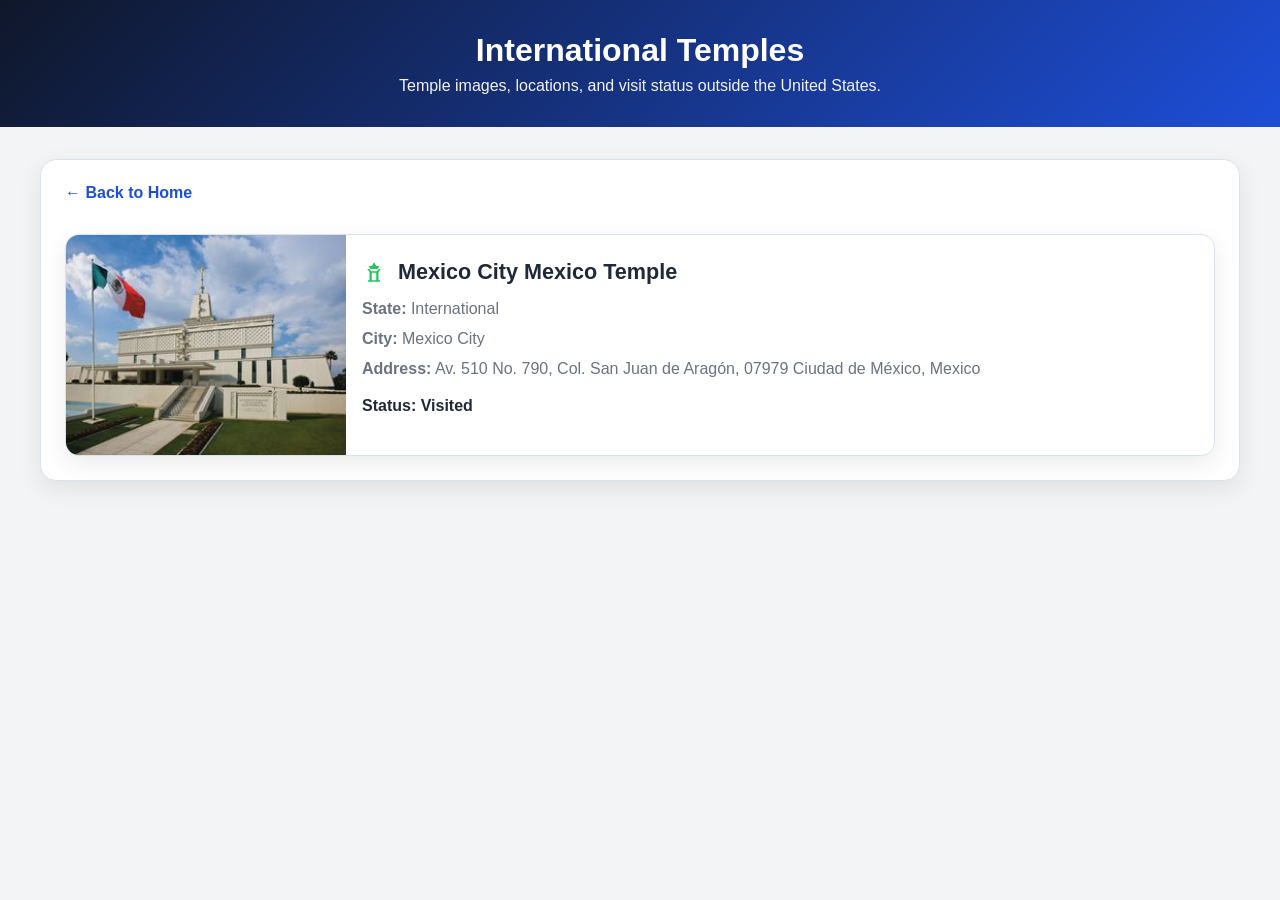
<file: International/index.html>
<!DOCTYPE html>
<html lang="en">

<head>
    <meta charset="UTF-8" />
    <meta name="viewport" content="width=device-width, initial-scale=1.0" />
    <title>International Temples</title>
    <link rel="stylesheet" href="../styles.css" />
</head>

<body>
    <header class="site-header">
        <h1 id="stateTitle">International Temples</h1>
        <p>Temple images, locations, and visit status outside the United States.</p>
    </header>

    <main class="container">
        <section class="state-section">
            <a class="back-link" href="../index.html">← Back to Home</a>
            <div id="templeList" class="temple-list">
                <div class="loading-message">Loading temples...</div>
            </div>
        </section>
    </main>

    <script src="../state.js"></script>
</body>

</html>
</file>
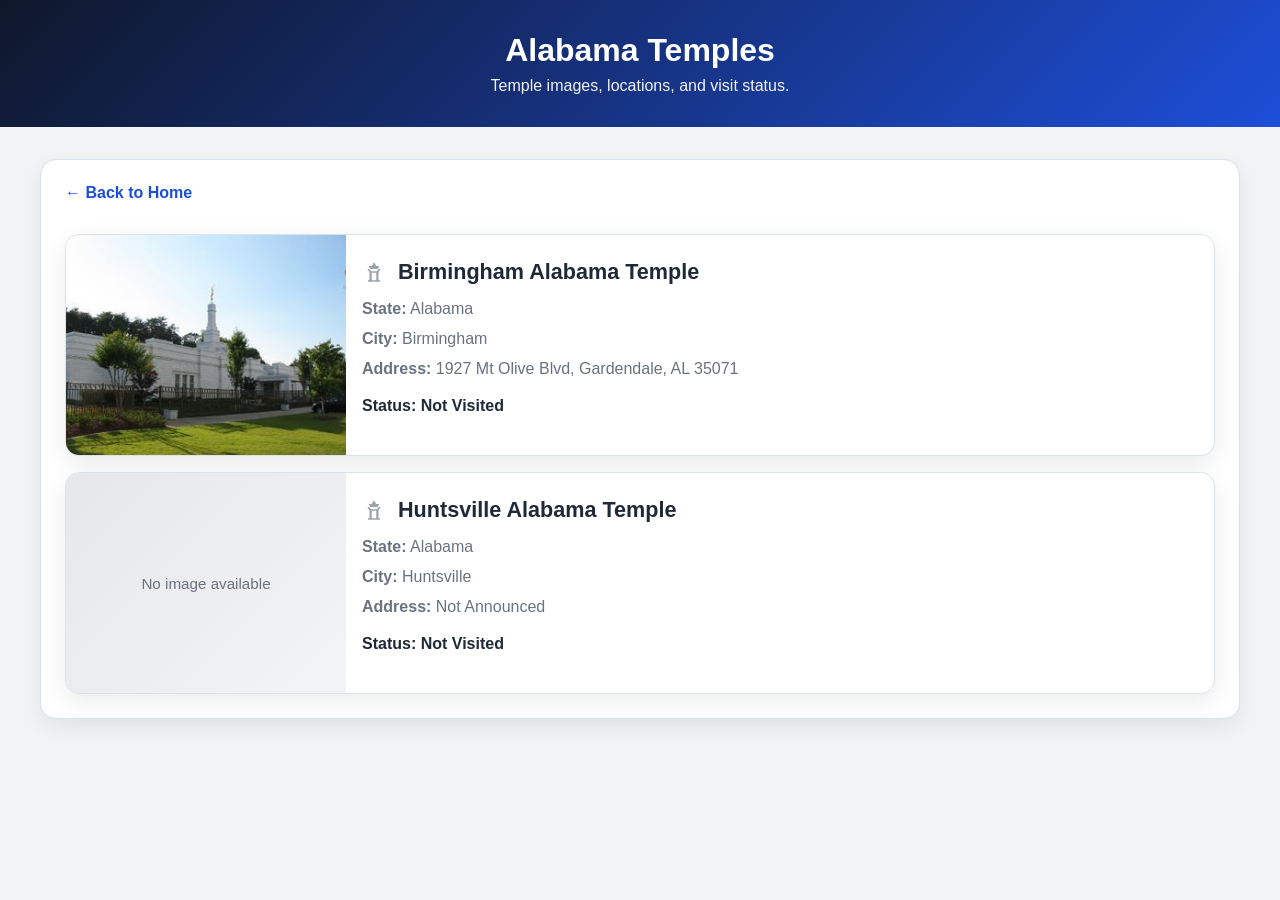
<file: United States/Alabama/index.html>
<!DOCTYPE html>
<html lang="en">

<head>
    <meta charset="UTF-8" />
    <meta name="viewport" content="width=device-width, initial-scale=1.0" />
    <title>State Temples</title>
    <link rel="stylesheet" href="../../styles.css" />
</head>

<body>
    <header class="site-header">
        <h1 id="stateTitle">State Temples</h1>
        <p>Temple images, locations, and visit status.</p>
    </header>

    <main class="container">
        <section class="state-section">
            <a class="back-link" href="../../index.html">← Back to Home</a>
            <div id="templeList" class="temple-list">
                <div class="loading-message">Loading temples...</div>
            </div>
        </section>
    </main>

    <script src="../../state.js"></script>
</body>

</html>
</file>
<file: styles.css>
* {
    box-sizing: border-box;
}

:root {
    --bg: #f3f4f6;
    --card: #ffffff;
    --text: #1f2937;
    --muted: #6b7280;
    --border: #dbe3ea;
    --accent: #1d4ed8;
    --accent-hover: #1e40af;
    --shadow: 0 8px 24px rgba(0, 0, 0, 0.08);

    --status-gray: #9ca3af;
    --status-yellow: #fbbf24;
    --status-green: #22c55e;
}

body {
    margin: 0;
    font-family: Arial, Helvetica, sans-serif;
    color: var(--text);
    background: var(--bg);
}

a {
    color: var(--accent);
    text-decoration: none;
}

a:hover {
    text-decoration: underline;
}

.site-header {
    background: linear-gradient(135deg, #0f172a, #1d4ed8);
    color: white;
    text-align: center;
    padding: 2rem 1rem;
}

.site-header h1 {
    margin: 0 0 0.5rem;
}

.site-header p {
    margin: 0;
    opacity: 0.95;
}

.container {
    width: min(1200px, 94%);
    margin: 2rem auto;
}

.map-section,
.state-section {
    background: var(--card);
    border: 1px solid var(--border);
    border-radius: 16px;
    padding: 1.5rem;
    box-shadow: var(--shadow);
}

.map-note {
    color: var(--muted);
    margin-bottom: 1rem;
}

.back-link {
    display: inline-block;
    margin-bottom: 1rem;
    font-weight: bold;
}

.temple-list {
    display: grid;
    gap: 1rem;
    margin-top: 1rem;
}

.temple-card {
    display: grid;
    grid-template-columns: 280px 1fr;
    gap: 1rem;
    background: white;
    border: 1px solid var(--border);
    border-radius: 14px;
    overflow: hidden;
    box-shadow: var(--shadow);
}

.temple-image-wrap {
    position: relative;
    min-height: 220px;
    background: #e5e7eb;
}

.temple-image-link,
.temple-image-placeholder {
    display: block;
    width: 100%;
    height: 100%;
}

.temple-image {
    width: 100%;
    height: 100%;
    object-fit: cover;
    display: block;
}

.temple-image-placeholder {
    display: flex;
    align-items: center;
    justify-content: center;
    color: #6b7280;
    font-size: 0.95rem;
    background: linear-gradient(135deg, #e5e7eb, #f3f4f6);
}

.temple-info {
    padding: 1rem 1rem 1rem 0;
    display: flex;
    flex-direction: column;
    justify-content: center;
}

.temple-title-row {
    display: flex;
    align-items: center;
    gap: 0.75rem;
    margin-bottom: 0.5rem;
}

.temple-title {
    margin: 0;
    font-size: 1.35rem;
}

.temple-meta {
    margin: 0.2rem 0;
    color: var(--muted);
    line-height: 1.5;
}

.temple-status-text {
    margin-top: 0.75rem;
    font-weight: bold;
}

.status-icon {
    width: 24px;
    height: 24px;
    flex: 0 0 24px;
}

.status-not-visited {
    color: var(--status-gray);
}

.status-grounds-only {
    color: var(--status-yellow);
}

.status-visited {
    color: var(--status-green);
}

.empty-message,
.error-message,
.loading-message {
    padding: 1rem;
    border-radius: 12px;
    background: #f9fafb;
    border: 1px solid var(--border);
    color: var(--muted);
}

/* ===== Responsive Map Wrapper ===== */

.map-wrapper {
    width: 100%;
    overflow-x: auto;
    -webkit-overflow-scrolling: touch;
}

.cmm-usa {
    display: none;
    margin: 0 auto;
    position: relative;
    padding: 10px;
    width: 100%;
    max-width: 100%;
}

.cmm-usa svg {
    width: 100%;
    height: auto;
    display: block;
    z-index: 99;
}

.cmm-usa svg path {
    stroke-linecap: round;
    stroke-linejoin: round;
    stroke-miterlimit: 10;
}

.cmm-usa-title {
    width: 100%;
    text-align: center;
    font-weight: bold;
    margin-bottom: 0.75rem;
}

.cmm-usa-hover-state-info {
    position: relative;
    margin: 1rem auto 0 auto;
    display: none;
    box-sizing: border-box;
    padding: 0.75em;
    width: min(320px, 90%);
    border-radius: 10px;
    background: #fff;
    box-shadow: 0 0 20px #999;
    font-size: 14px;
    z-index: 100;
}

.cmm-usa-hover-state-info span {
    display: block;
    line-height: 1.5em;
}

.cmm-usa-hover-state-info span:first-child {
    font-weight: bold;
    text-align: center;
}

.cmm-usa-listview {
    width: 100%;
    text-align: center;
    margin: 1em 0;
}

.cmm-usa-listview ul {
    vertical-align: top;
    list-style: none;
    display: inline-block;
    text-align: left;
    margin: 0;
    padding: 0;
}

.cmm-usa-listview ul li {
    padding: 0;
    margin: 0;
}

.cmm-usa-listview ul li span {
    display: inline-block;
    position: relative;
    height: 12px;
    width: 12px;
    border-radius: 12px;
    color: black;
    text-align: center;
    line-height: 12px;
    font-weight: bold;
    border: 1px solid #999;
    opacity: 1;
    margin-right: 0.5em;
}

.cmm-usa-listview ul li span::after {
    content: "\2B9E";
    position: relative;
    color: #333;
    font-size: 12px;
}

.cmm-usa-listview ul li a {
    display: inline-block;
    margin: 0.5em 1em 0.5em 0;
    color: #ccc;
    text-decoration: none;
}

.cmm-usa-listview ul li a.cmm-usa-live-link {
    color: #000;
    text-decoration: underline;
    cursor: pointer;
}

.cmm-usa-credit-link {
    text-align: center;
    margin-top: 1rem;
}

/* Mobile improvements */
@media (max-width: 768px) {
    .temple-card {
        grid-template-columns: 1fr;
    }

    .temple-info {
        padding: 0 1rem 1rem;
    }

    .temple-image-wrap {
        min-height: 200px;
    }

    .map-section,
    .state-section {
        padding: 1rem;
    }

    .cmm-usa {
        padding: 0;
    }

    .cmm-usa-title {
        font-size: 1rem;
    }

    .cmm-usa svg text {
        font-size: 8px;
    }
}

@media (max-width: 480px) {
    .site-header {
        padding: 1.5rem 1rem;
    }

    .site-header h1 {
        font-size: 1.8rem;
    }

    .cmm-usa-hover-state-info {
        width: 95%;
        font-size: 13px;
    }

    .cmm-usa svg text {
        font-size: 7px;
    }
}

.international-link-wrap {
    margin-top: 1.5rem;
    text-align: center;
}

.international-link {
    display: inline-block;
    padding: 0.9rem 1.4rem;
    border-radius: 10px;
    background: #eff6ff;
    border: 1px solid #bfdbfe;
    color: #1e3a8a;
    font-weight: bold;
    text-decoration: none;
    transition: transform 0.15s ease, background 0.15s ease;
}

.international-link:hover {
    background: #dbeafe;
    transform: translateY(-2px);
    text-decoration: none;
}
</file>
